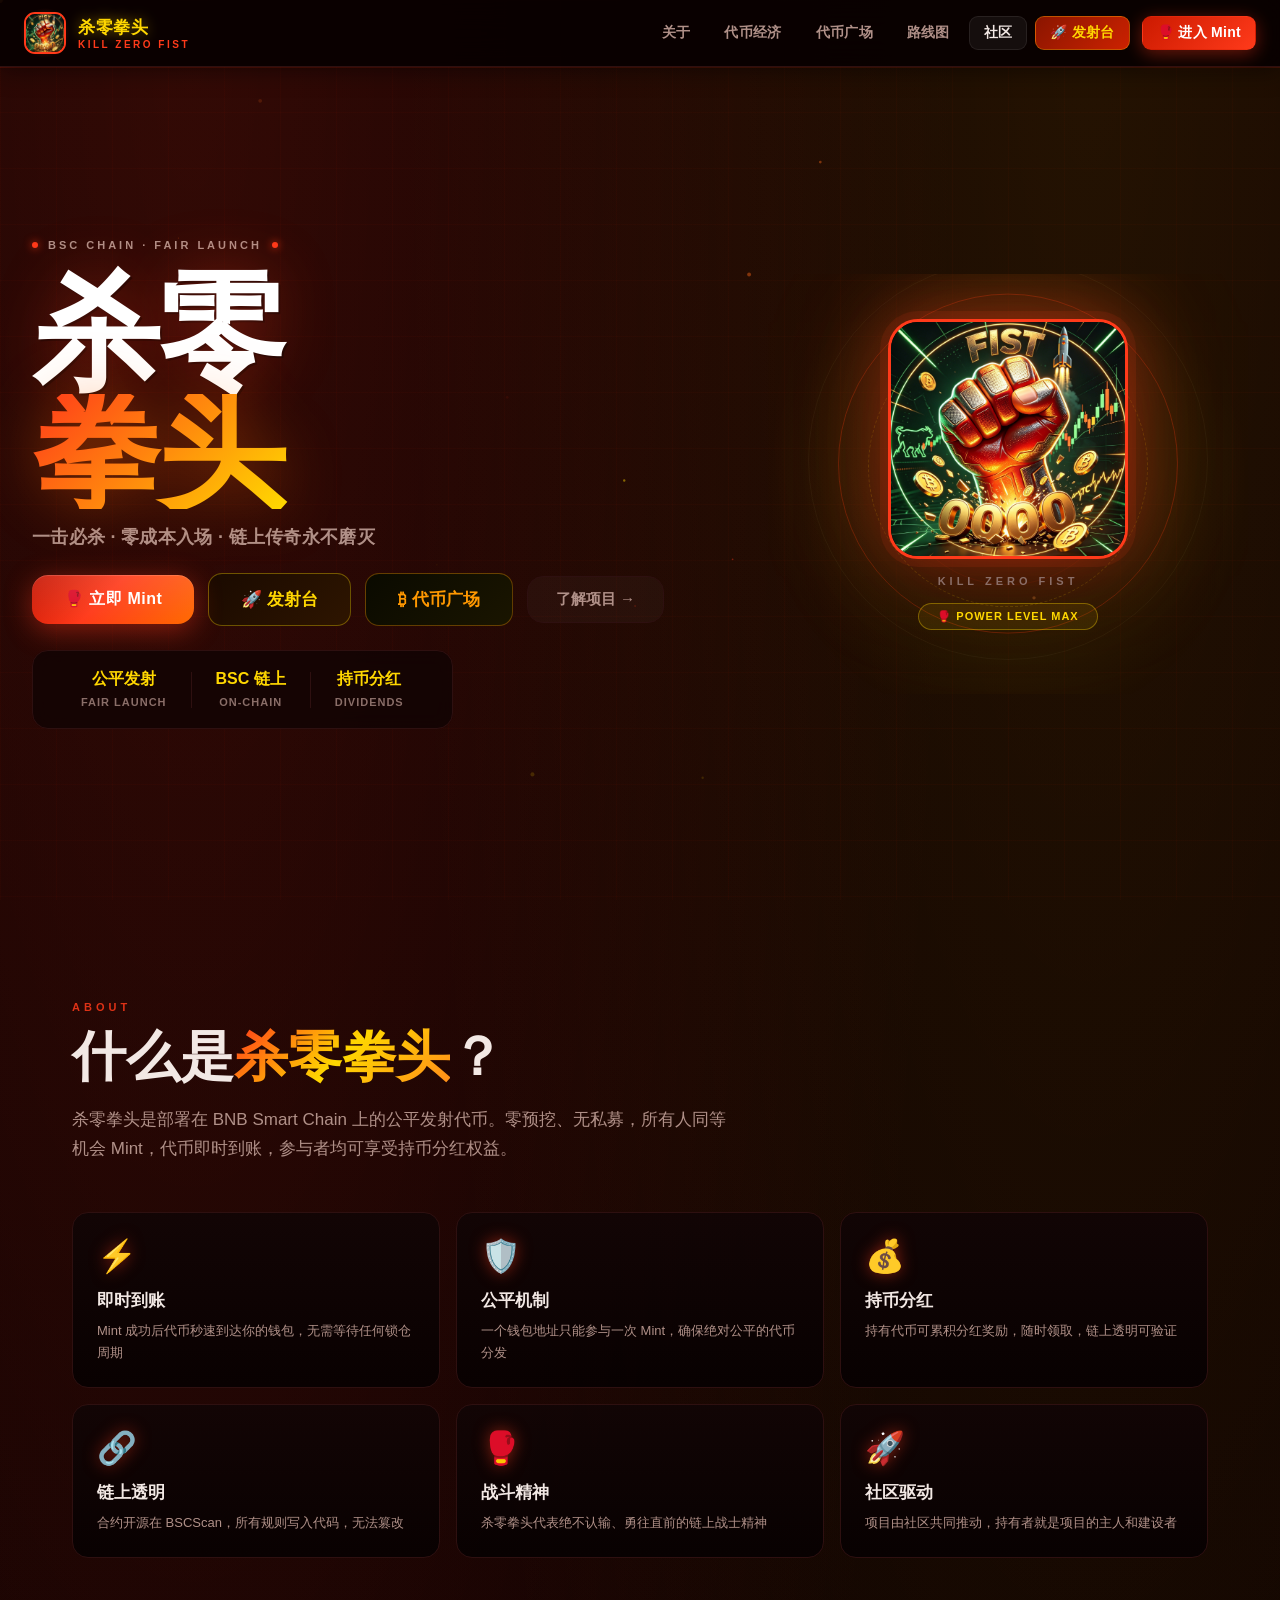
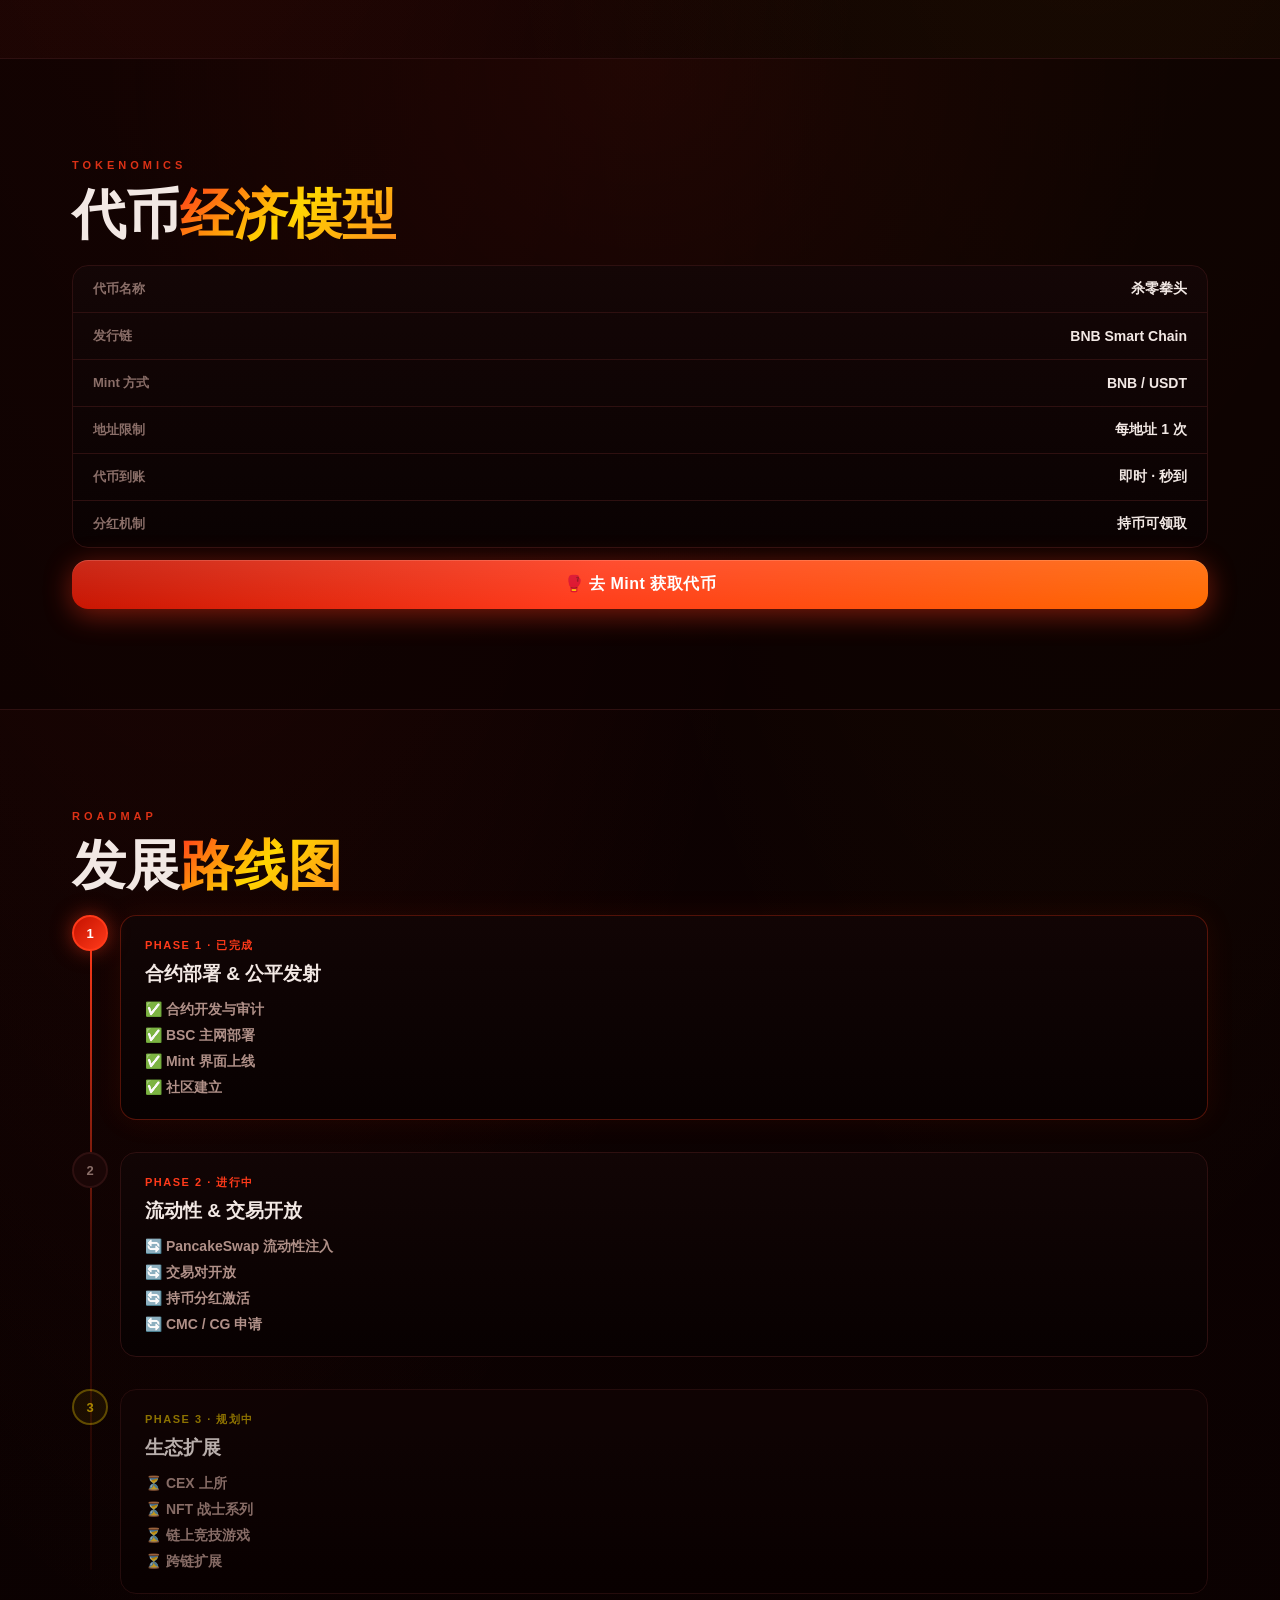
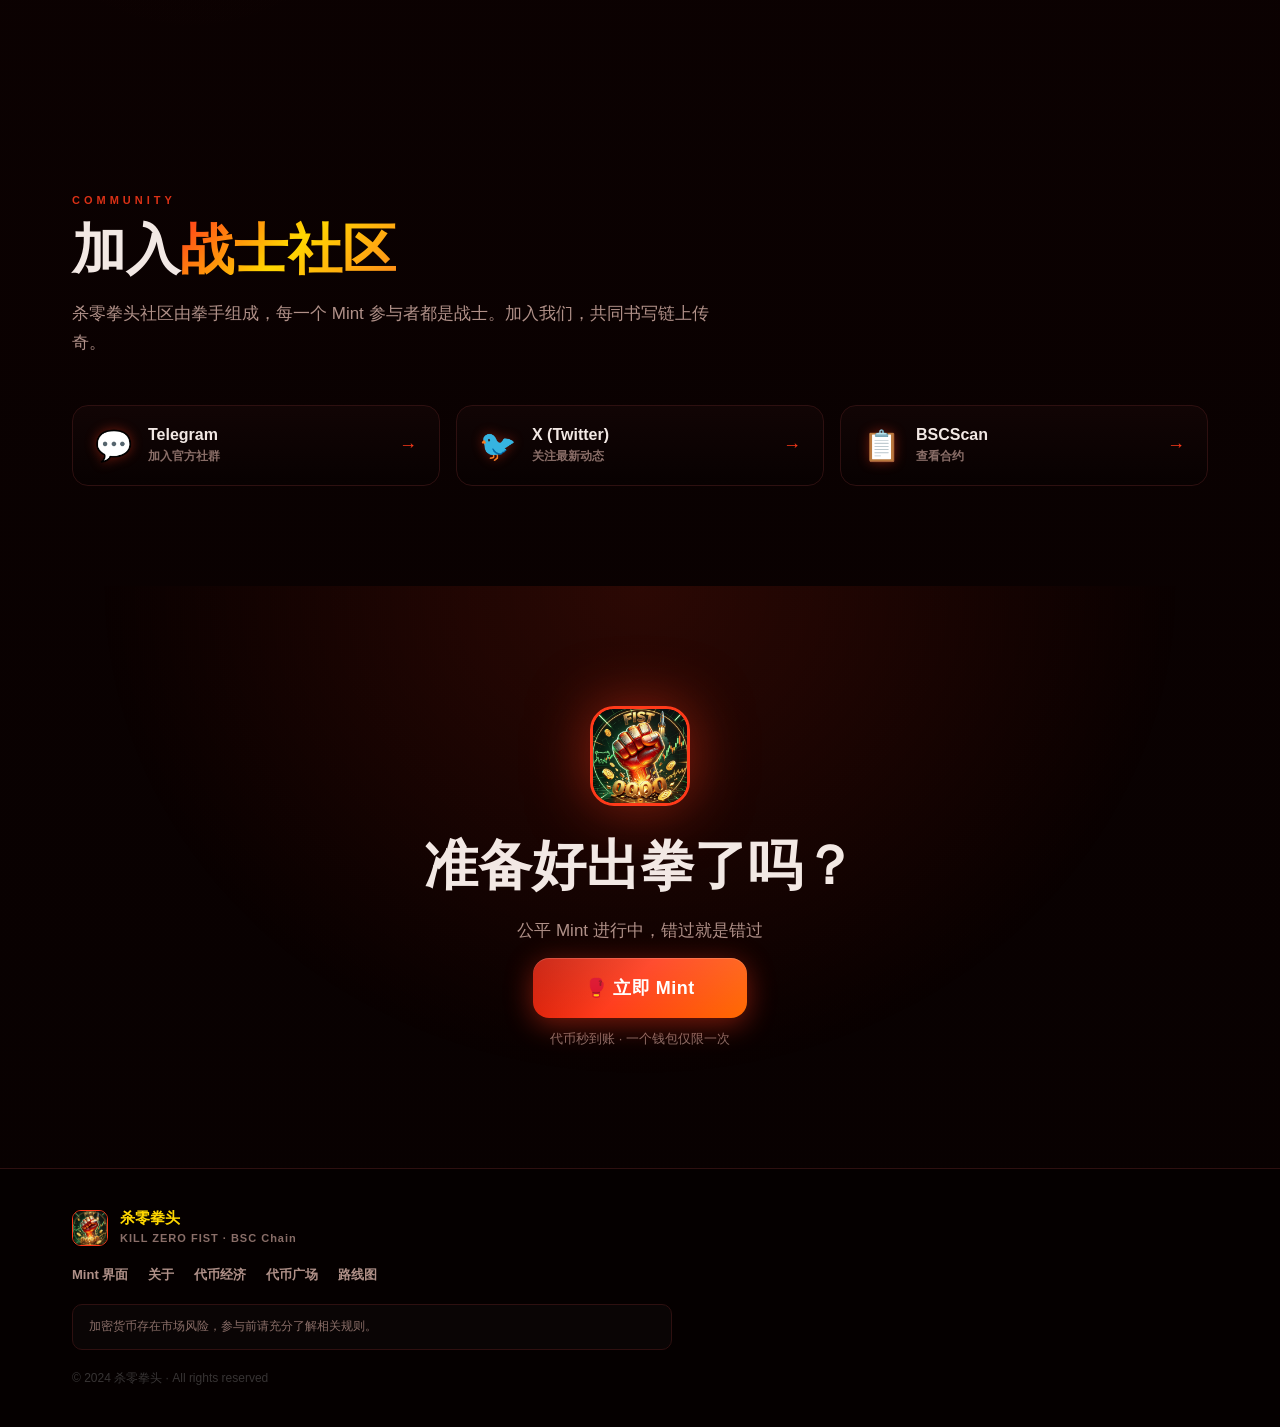
<file: index.html>
<!doctype html>
<html lang="zh-CN">
  <head>
    <meta charset="utf-8" />
    <meta name="viewport" content="width=device-width, initial-scale=1" />
    <title>杀零拳头 · 官网</title>
    <link rel="stylesheet" href="./index.css" />
  </head>
  <body>
    <canvas id="bgCanvas"></canvas>

    <!-- 导航 -->
    <header class="site-nav">
      <div class="nav-inner">
        <div class="brand">
          <div class="brand-logo">
            <img src="./touxiao.png" alt="杀零拳头" />
            <div class="logo-ring"></div>
          </div>
          <div class="brand-info">
            <strong>杀零拳头</strong>
            <span>KILL ZERO FIST</span>
          </div>
        </div>
        <nav class="main-nav">
          <a href="#about">关于</a>
          <a href="#tokenomics">代币经济</a>
          <a href="./token-plaza.html">代币广场</a>
          <a href="#roadmap">路线图</a>
          <a href="#community">社区</a>
          <a href="./launchpad.html" class="launch-nav-btn">🚀 发射台</a>
          <a href="./mint.html?contract=0xE628bdB19c744f2225d2D18f78f050265e600000" class="mint-nav-btn">🥊 进入 Mint</a>
        </nav>
        <button class="hamburger" id="hamburger" aria-label="菜单">
          <span></span><span></span><span></span>
        </button>
      </div>
    </header>

    <!-- 移动端菜单（保留备用） -->
    <div class="mobile-menu" id="mobileMenu">
      <a href="#about" onclick="closeMobile()">关于</a>
      <a href="#tokenomics" onclick="closeMobile()">代币经济</a>
      <a href="./token-plaza.html" onclick="closeMobile()">₿ 代币广场</a>
      <a href="#roadmap" onclick="closeMobile()">路线图</a>
      <a href="#community" onclick="closeMobile()">社区</a>
      <a href="./launchpad.html" class="mobile-launch-btn">🚀 发射台</a>
      <a href="./mint.html?contract=0xE628bdB19c744f2225d2D18f78f050265e600000" class="mobile-mint-btn">🥊 进入 Mint</a>
    </div>

    <!-- 手机端底部固定导航 -->
    <nav class="bottom-tab-nav" id="bottomTabNav">
      <a href="./index.html" class="btn-item">
        <span class="btn-ico">🏠</span>
        <span class="btn-txt">官网</span>
      </a>
      <a href="./token-plaza.html" class="btn-item btn-plaza active">
        ₿
        <span class="btn-txt">广场</span>
      </a>
      <a href="./launchpad.html" class="btn-item btn-launch">
        <span class="btn-ico">🚀</span>
        <span class="btn-txt">发射台</span>
      </a>
      <a href="./mint.html?contract=0xE628bdB19c744f2225d2D18f78f050265e600000" class="btn-item btn-mint">
        <span class="btn-ico">🥊</span>
        <span class="btn-txt">Mint</span>
      </a>
    </nav>

    <main>

      <!-- Hero 英雄区 -->
      <section class="hero">
        <div class="hero-content">
          <div class="hero-eyebrow">
            <span class="dot"></span>
            BSC CHAIN · FAIR LAUNCH
            <span class="dot"></span>
          </div>
          <h1 class="hero-h1">
            <span class="h1-line1">杀零</span>
            <span class="h1-line2">拳头</span>
          </h1>
          <p class="hero-tagline">一击必杀 · 零成本入场 · 链上传奇永不磨灭</p>
          <div class="hero-cta">
            <a href="./mint.html?contract=0xE628bdB19c744f2225d2D18f78f050265e600000" class="btn-primary">
              🥊 立即 Mint
            </a>
            <a href="./launchpad.html" class="btn-launch-hero">🚀 发射台</a>
            <a href="./token-plaza.html" class="btn-plaza-hero">₿ 代币广场</a>
            <a href="#about" class="btn-ghost">了解项目 →</a>
          </div>
          <div class="hero-stats">
            <div class="hstat">
              <strong>公平发射</strong>
              <span>Fair Launch</span>
            </div>
            <div class="hstat-divider"></div>
            <div class="hstat">
              <strong>BSC 链上</strong>
              <span>On-chain</span>
            </div>
            <div class="hstat-divider"></div>
            <div class="hstat">
              <strong>持币分红</strong>
              <span>Dividends</span>
            </div>
          </div>
        </div>
        <div class="hero-visual">
          <div class="glow-bg"></div>
          <div class="hero-avatar-wrap">
            <div class="ha-rings">
              <div class="ha-ring r1"></div>
              <div class="ha-ring r2"></div>
              <div class="ha-ring r3"></div>
              <div class="ha-ring r4"></div>
            </div>
            <div class="ha-frame">
              <img src="./touxiao.png" alt="杀零拳头" />
            </div>
            <div class="ha-label">KILL ZERO FIST</div>
            <div class="ha-badge">🥊 POWER LEVEL MAX</div>
          </div>
        </div>
      </section>

      <!-- 关于项目 -->
      <section class="about-section section" id="about">
        <div class="section-inner">
          <div class="section-label">ABOUT</div>
          <h2 class="section-h2">什么是<span>杀零拳头</span>？</h2>
          <p class="section-desc">杀零拳头是部署在 BNB Smart Chain 上的公平发射代币。零预挖、无私募，所有人同等机会 Mint，代币即时到账，参与者均可享受持币分红权益。</p>
          <div class="feature-grid">
            <div class="feature-card">
              <div class="fc-icon">⚡</div>
              <h3>即时到账</h3>
              <p>Mint 成功后代币秒速到达你的钱包，无需等待任何锁仓周期</p>
            </div>
            <div class="feature-card">
              <div class="fc-icon">🛡️</div>
              <h3>公平机制</h3>
              <p>一个钱包地址只能参与一次 Mint，确保绝对公平的代币分发</p>
            </div>
            <div class="feature-card">
              <div class="fc-icon">💰</div>
              <h3>持币分红</h3>
              <p>持有代币可累积分红奖励，随时领取，链上透明可验证</p>
            </div>
            <div class="feature-card">
              <div class="fc-icon">🔗</div>
              <h3>链上透明</h3>
              <p>合约开源在 BSCScan，所有规则写入代码，无法篡改</p>
            </div>
            <div class="feature-card">
              <div class="fc-icon">🥊</div>
              <h3>战斗精神</h3>
              <p>杀零拳头代表绝不认输、勇往直前的链上战士精神</p>
            </div>
            <div class="feature-card">
              <div class="fc-icon">🚀</div>
              <h3>社区驱动</h3>
              <p>项目由社区共同推动，持有者就是项目的主人和建设者</p>
            </div>
          </div>
        </div>
      </section>

      <!-- 代币经济 -->
      <section class="token-section section" id="tokenomics">
        <div class="section-inner">
          <div class="section-label">TOKENOMICS</div>
          <h2 class="section-h2">代币<span>经济模型</span></h2>
          <div class="token-layout">
            <div class="token-info">
              <div class="token-detail-card">
                <div class="tdc-row">
                  <span>代币名称</span>
                  <strong>杀零拳头</strong>
                </div>
                <div class="tdc-row">
                  <span>发行链</span>
                  <strong>BNB Smart Chain</strong>
                </div>
                <div class="tdc-row">
                  <span>Mint 方式</span>
                  <strong>BNB / USDT</strong>
                </div>
                <div class="tdc-row">
                  <span>地址限制</span>
                  <strong>每地址 1 次</strong>
                </div>
                <div class="tdc-row">
                  <span>代币到账</span>
                  <strong>即时 · 秒到</strong>
                </div>
                <div class="tdc-row">
                  <span>分红机制</span>
                  <strong>持币可领取</strong>
                </div>
              </div>
              <a href="./mint.html?contract=0xE628bdB19c744f2225d2D18f78f050265e600000" class="btn-primary full-btn">🥊 去 Mint 获取代币</a>
            </div>
          </div>
        </div>
      </section>

      <!-- 路线图 -->
      <section class="roadmap-section section" id="roadmap">
        <div class="section-inner">
          <div class="section-label">ROADMAP</div>
          <h2 class="section-h2">发展<span>路线图</span></h2>
          <div class="roadmap-timeline">
            <div class="timeline-line"></div>
            <div class="rm-item active">
              <div class="rm-dot active-dot">
                <span>1</span>
              </div>
              <div class="rm-card">
                <div class="rm-phase">Phase 1 · 已完成</div>
                <h3>合约部署 &amp; 公平发射</h3>
                <ul>
                  <li>✅ 合约开发与审计</li>
                  <li>✅ BSC 主网部署</li>
                  <li>✅ Mint 界面上线</li>
                  <li>✅ 社区建立</li>
                </ul>
              </div>
            </div>
            <div class="rm-item">
              <div class="rm-dot">
                <span>2</span>
              </div>
              <div class="rm-card">
                <div class="rm-phase">Phase 2 · 进行中</div>
                <h3>流动性 &amp; 交易开放</h3>
                <ul>
                  <li>🔄 PancakeSwap 流动性注入</li>
                  <li>🔄 交易对开放</li>
                  <li>🔄 持币分红激活</li>
                  <li>🔄 CMC / CG 申请</li>
                </ul>
              </div>
            </div>
            <div class="rm-item future">
              <div class="rm-dot future-dot">
                <span>3</span>
              </div>
              <div class="rm-card">
                <div class="rm-phase">Phase 3 · 规划中</div>
                <h3>生态扩展</h3>
                <ul>
                  <li>⏳ CEX 上所</li>
                  <li>⏳ NFT 战士系列</li>
                  <li>⏳ 链上竞技游戏</li>
                  <li>⏳ 跨链扩展</li>
                </ul>
              </div>
            </div>
          </div>
        </div>
      </section>

      <!-- 社区 -->
      <section class="community-section section" id="community">
        <div class="section-inner">
          <div class="section-label">COMMUNITY</div>
          <h2 class="section-h2">加入<span>战士社区</span></h2>
          <p class="section-desc">杀零拳头社区由拳手组成，每一个 Mint 参与者都是战士。加入我们，共同书写链上传奇。</p>
          <div class="community-cards">
            <a href="#" class="comm-card">
              <div class="comm-icon">💬</div>
              <div class="comm-info">
                <strong>Telegram</strong>
                <span>加入官方社群</span>
              </div>
              <div class="comm-arrow">→</div>
            </a>
            <a href="#" class="comm-card">
              <div class="comm-icon">🐦</div>
              <div class="comm-info">
                <strong>X (Twitter)</strong>
                <span>关注最新动态</span>
              </div>
              <div class="comm-arrow">→</div>
            </a>
            <a href="#" class="comm-card">
              <div class="comm-icon">📋</div>
              <div class="comm-info">
                <strong>BSCScan</strong>
                <span>查看合约</span>
              </div>
              <div class="comm-arrow">→</div>
            </a>
          </div>
        </div>
      </section>

      <!-- CTA 结尾 -->
      <section class="final-cta">
        <div class="fcta-inner">
          <div class="fcta-avatar">
            <img src="./touxiao.png" alt="杀零拳头" />
          </div>
          <h2>准备好出拳了吗？</h2>
          <p>公平 Mint 进行中，错过就是错过</p>
          <a href="./mint.html?contract=0xE628bdB19c744f2225d2D18f78f050265e600000" class="btn-primary large-btn">🥊 立即 Mint</a>
          <div class="fcta-note">代币秒到账 · 一个钱包仅限一次</div>
        </div>
      </section>

    </main>

    <!-- 页脚 -->
    <footer class="site-footer">
      <div class="footer-inner">
        <div class="footer-brand">
          <img src="./touxiao.png" alt="杀零拳头" />
          <div>
            <strong>杀零拳头</strong>
            <span>KILL ZERO FIST · BSC Chain</span>
          </div>
        </div>
        <div class="footer-links">
          <a href="./mint.html?contract=0xE628bdB19c744f2225d2D18f78f050265e600000">Mint 界面</a>
          <a href="#about">关于</a>
          <a href="#tokenomics">代币经济</a>
          <a href="#plaza">代币广场</a>
          <a href="#roadmap">路线图</a>
        </div>
        <div class="footer-disclaimer">
          加密货币存在市场风险，参与前请充分了解相关规则。
        </div>
        <div class="footer-copy">© 2024 杀零拳头 · All rights reserved</div>
      </div>
    </footer>

    <script>
      // 背景粒子
      (function() {
        const canvas = document.getElementById('bgCanvas');
        const ctx = canvas.getContext('2d');
        let w, h, particles = [];

        function resize() {
          w = canvas.width = window.innerWidth;
          h = canvas.height = window.innerHeight;
        }

        function mkParticle() {
          return {
            x: Math.random() * w, y: Math.random() * h,
            vx: (Math.random() - 0.5) * 0.35,
            vy: (Math.random() - 0.5) * 0.35,
            size: Math.random() * 1.8 + 0.4,
            opacity: Math.random() * 0.45 + 0.05,
            color: ['#ff3a1a','#ffd700','#ff6b1a','#ff9a40'][Math.floor(Math.random()*4)]
          };
        }

        resize();
        for (let i = 0; i < 100; i++) particles.push(mkParticle());

        function draw() {
          ctx.clearRect(0, 0, w, h);
          particles.forEach(p => {
            ctx.beginPath();
            ctx.arc(p.x, p.y, p.size, 0, Math.PI * 2);
            ctx.fillStyle = p.color;
            ctx.globalAlpha = p.opacity;
            ctx.fill();
            p.x += p.vx; p.y += p.vy;
            if (p.x < 0 || p.x > w || p.y < 0 || p.y > h) Object.assign(p, mkParticle());
          });
          ctx.globalAlpha = 1;
          requestAnimationFrame(draw);
        }

        draw();
        window.addEventListener('resize', resize);
      })();

      // 汉堡菜单
      const hamburger = document.getElementById('hamburger');
      const mobileMenu = document.getElementById('mobileMenu');
      hamburger.addEventListener('click', () => {
        hamburger.classList.toggle('open');
        mobileMenu.classList.toggle('open');
      });
      function closeMobile() {
        hamburger.classList.remove('open');
        mobileMenu.classList.remove('open');
      }

      // 平滑滚动导航高亮（顶部导航 + 底部导航）
      const navLinks = document.querySelectorAll('.main-nav a:not(.mint-nav-btn)');
      const bottomItems = document.querySelectorAll('.btn-item[data-target]');
      const sections = document.querySelectorAll('section[id]');
      const observer = new IntersectionObserver((entries) => {
        entries.forEach(e => {
          if (e.isIntersecting) {
            const id = '#' + e.target.id;
            navLinks.forEach(l => {
              l.classList.toggle('active', l.getAttribute('href') === id);
            });
            bottomItems.forEach(l => {
              l.classList.toggle('active', l.getAttribute('data-target') === e.target.id);
            });
          }
        });
      }, { threshold: 0.4 });
      sections.forEach(s => observer.observe(s));
    </script>
  </body>
</html>
</file>
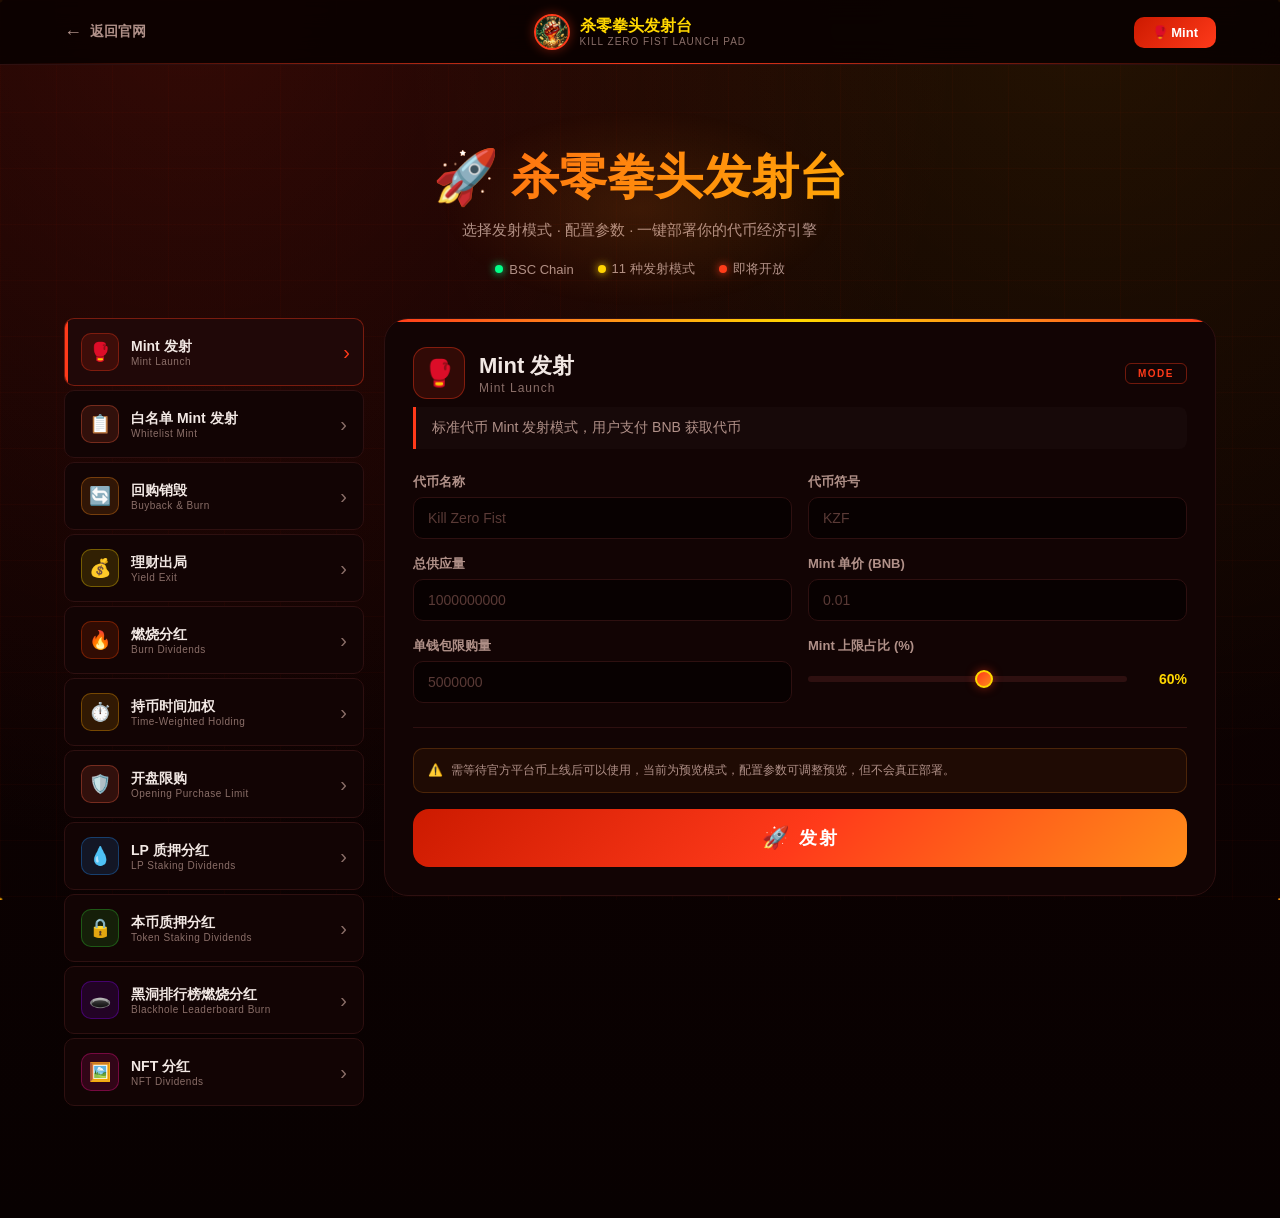
<file: launchpad.html>
<!doctype html>
<html lang="zh-CN">
  <head>
    <meta charset="utf-8" />
    <meta name="viewport" content="width=device-width, initial-scale=1" />
    <title>杀零拳头 · 杀零拳头发射台</title>
    <link rel="stylesheet" href="./launchpad.css" />
  </head>
  <body>
    <canvas id="bgCanvas"></canvas>

    <!-- 顶部导航 -->
    <header class="lp-nav">
      <div class="lp-nav-inner">
        <a href="./index.html" class="lp-back">
          <span class="lp-back-arrow">←</span>
          <span>返回官网</span>
        </a>
        <div class="lp-brand">
          <img src="./touxiao.png" alt="杀零拳头" class="lp-brand-logo" />
          <div class="lp-brand-text">
            <strong>杀零拳头发射台</strong>
            <span>KILL ZERO FIST LAUNCH PAD</span>
          </div>
        </div>
        <a href="./mint.html?contract=0xE628bdB19c744f2225d2D18f78f050265e600000" class="lp-mint-link">🥊 Mint</a>
      </div>
    </header>

    <!-- 手机端底部导航 -->
    <nav class="bottom-tab-nav">
      <a href="./index.html" class="btn-item">
        <span class="btn-ico">🏠</span>
        <span class="btn-txt">官网</span>
      </a>
      <a href="./launchpad.html" class="btn-item btn-launch active">
        <span class="btn-ico">🚀</span>
        <span class="btn-txt">发射台</span>
      </a>
      <a href="./mint.html?contract=0xE628bdB19c744f2225d2D18f78f050265e600000" class="btn-item btn-mint">
        <span class="btn-ico">🥊</span>
        <span class="btn-txt">Mint</span>
      </a>
    </nav>

    <main class="lp-main">

      <!-- 页面标题 -->
      <div class="lp-header">
        <div class="lp-header-glow"></div>
        <h1 class="lp-title">
          <span class="lp-title-icon">🚀</span>
          <span>杀零拳头发射台</span>
        </h1>
        <p class="lp-subtitle">选择发射模式 · 配置参数 · 一键部署你的代币经济引擎</p>
        <div class="lp-status-bar">
          <div class="lp-status-item">
            <span class="lp-dot lp-dot-live"></span>
            <span>BSC Chain</span>
          </div>
          <div class="lp-status-item">
            <span class="lp-dot lp-dot-gold"></span>
            <span>11 种发射模式</span>
          </div>
          <div class="lp-status-item">
            <span class="lp-dot lp-dot-red"></span>
            <span>即将开放</span>
          </div>
        </div>
      </div>

      <!-- 主体布局：左模式列表 + 右配置面板 -->
      <div class="lp-layout">

        <!-- 左侧模式选择 -->
        <aside class="lp-modes" id="modesList">
          <!-- JS 动态生成 -->
        </aside>

        <!-- 右侧配置面板 -->
        <section class="lp-config" id="configPanel">
          <!-- JS 动态生成 -->
        </section>

      </div>

    </main>

    <!-- 发射确认弹窗 -->
    <div class="lp-modal-overlay" id="modalOverlay">
      <div class="lp-modal">
        <div class="lp-modal-icon">🚧</div>
        <h3 class="lp-modal-title">发射功能即将开放</h3>
        <p class="lp-modal-desc" id="modalDesc"></p>
        <div class="lp-modal-config" id="modalConfig"></div>
        <button class="lp-modal-close" onclick="closeModal()">知道了</button>
      </div>
    </div>

    <script>
      // ─── 发射模式定义 ───
      const MODES = [
        {
          id: "mint",
          icon: "🥊",
          name: "Mint 发射",
          en: "Mint Launch",
          desc: "标准代币 Mint 发射模式，用户支付 BNB 获取代币",
          color: "#ff3a1a",
          fields: [
            { key: "tokenName", label: "代币名称", type: "text", placeholder: "Kill Zero Fist", value: "" },
            { key: "tokenSymbol", label: "代币符号", type: "text", placeholder: "KZF", value: "" },
            { key: "totalSupply", label: "总供应量", type: "number", placeholder: "1000000000", value: "" },
            { key: "mintPrice", label: "Mint 单价 (BNB)", type: "number", placeholder: "0.01", step: "0.0001", value: "" },
            { key: "maxPerWallet", label: "单钱包限购量", type: "number", placeholder: "5000000", value: "" },
            { key: "mintCap", label: "Mint 上限占比 (%)", type: "range", min: 10, max: 100, step: 5, value: 60 },
          ]
        },
        {
          id: "whitelist",
          icon: "📋",
          name: "白名单 Mint 发射",
          en: "Whitelist Mint",
          desc: "仅白名单地址可参与 Mint，支持批量导入白名单",
          color: "#ff6040",
          fields: [
            { key: "tokenName", label: "代币名称", type: "text", placeholder: "Kill Zero Fist", value: "" },
            { key: "tokenSymbol", label: "代币符号", type: "text", placeholder: "KZF", value: "" },
            { key: "totalSupply", label: "总供应量", type: "number", placeholder: "1000000000", value: "" },
            { key: "wlPrice", label: "白名单 Mint 价 (BNB)", type: "number", placeholder: "0.005", step: "0.0001", value: "" },
            { key: "maxPerWl", label: "白名单单人限购", type: "number", placeholder: "1000000", value: "" },
            { key: "wlAllocPct", label: "白名单分配占比 (%)", type: "range", min: 5, max: 80, step: 5, value: 30 },
            { key: "wlAddresses", label: "白名单地址 (每行一个)", type: "textarea", placeholder: "0x1234...\n0x5678...\n0xabcd...", value: "" },
          ]
        },
        {
          id: "buyback",
          icon: "🔄",
          name: "回购销毁",
          en: "Buyback & Burn",
          desc: "用合约收入自动回购代币并销毁，通缩机制",
          color: "#ff8c1a",
          fields: [
            { key: "tokenAddr", label: "代币合约地址", type: "text", placeholder: "0x...", value: "" },
            { key: "buybackPct", label: "回购比例 (%)", type: "range", min: 1, max: 50, step: 1, value: 10 },
            { key: "buybackFreq", label: "回购频率", type: "select", options: ["每笔交易", "每小时", "每4小时", "每天", "每周"], value: "每4小时" },
            { key: "buybackSource", label: "回购资金来源", type: "select", options: ["交易税", "合约余额", "LP 手续费分成", "自定义"], value: "交易税" },
            { key: "autoBurn", label: "自动销毁回购代币", type: "toggle", value: true },
            { key: "burnAddr", label: "销毁地址", type: "text", placeholder: "0x000...000 (dead)", value: "0x000000000000000000000000000000000000dead" },
          ]
        },
        {
          id: "yield",
          icon: "💰",
          name: "理财出局",
          en: "Yield Exit",
          desc: "理财质押到期自动出局，本金+收益一次性返还",
          color: "#ffd700",
          fields: [
            { key: "tokenAddr", label: "代币合约地址", type: "text", placeholder: "0x...", value: "" },
            { key: "apy", label: "年化收益率 (%)", type: "number", placeholder: "120", step: "1", value: "" },
            { key: "lockPeriod", label: "锁仓周期 (天)", type: "number", placeholder: "30", value: "" },
            { key: "minStake", label: "最低质押量", type: "number", placeholder: "10000", value: "" },
            { key: "maxStake", label: "最高质押量", type: "number", placeholder: "10000000", value: "" },
            { key: "earlyExit", label: "允许提前出局", type: "toggle", value: false },
            { key: "earlyExitPenalty", label: "提前出局罚金 (%)", type: "range", min: 0, max: 50, step: 5, value: 20 },
          ]
        },
        {
          id: "burnDiv",
          icon: "🔥",
          name: "燃烧分红",
          en: "Burn Dividends",
          desc: "燃烧代币获取分红资格，燃烧越多分红越多",
          color: "#ff4500",
          fields: [
            { key: "tokenAddr", label: "代币合约地址", type: "text", placeholder: "0x...", value: "" },
            { key: "divToken", label: "分红代币地址", type: "text", placeholder: "0x... (USDT/BNB等)", value: "" },
            { key: "minBurn", label: "最低燃烧量", type: "number", placeholder: "10000", value: "" },
            { key: "divFreq", label: "分红频率", type: "select", options: ["每天", "每周", "每月", "每笔交易"], value: "每周" },
            { key: "divRatio", label: "分红分配比例 (%)", type: "range", min: 10, max: 100, step: 5, value: 80 },
            { key: "snapshotMode", label: "快照模式", type: "select", options: ["实时快照", "周期快照", "累积燃烧量"], value: "累积燃烧量" },
          ]
        },
        {
          id: "timeWeight",
          icon: "⏱️",
          name: "持币时间加权",
          en: "Time-Weighted Holding",
          desc: "持币时间越长，权重越高，分红收益按时间加权分配",
          color: "#ffa500",
          fields: [
            { key: "tokenAddr", label: "代币合约地址", type: "text", placeholder: "0x...", value: "" },
            { key: "weightCurve", label: "权重增长曲线", type: "select", options: ["线性增长", "指数增长", "阶梯式增长", "对数增长"], value: "线性增长" },
            { key: "maxWeight", label: "最大权重倍数", type: "number", placeholder: "5", step: "0.5", value: "" },
            { key: "maxWeightDays", label: "达到最大权重天数", type: "number", placeholder: "90", value: "" },
            { key: "divToken", label: "分红代币地址", type: "text", placeholder: "0x...", value: "" },
            { key: "divFreq", label: "分红频率", type: "select", options: ["每天", "每周", "每月"], value: "每周" },
          ]
        },
        {
          id: "limitBuy",
          icon: "🛡️",
          name: "开盘限购",
          en: "Opening Purchase Limit",
          desc: "开盘期间限制单笔购买量和单钱包购买量，防巨鲸控盘",
          color: "#ff6347",
          fields: [
            { key: "tokenAddr", label: "代币合约地址", type: "text", placeholder: "0x...", value: "" },
            { key: "limitDuration", label: "限购持续时间 (分钟)", type: "number", placeholder: "30", value: "" },
            { key: "maxTxAmount", label: "单笔最大购买量 (BNB)", type: "number", placeholder: "0.5", step: "0.1", value: "" },
            { key: "maxPerWallet", label: "单钱包最大购买量 (BNB)", type: "number", placeholder: "1", step: "0.1", value: "" },
            { key: "antiBot", label: "反机器人检测", type: "toggle", value: true },
            { key: "blockDelay", label: "区块延迟确认数", type: "range", min: 0, max: 10, step: 1, value: 2 },
          ]
        },
        {
          id: "lpStake",
          icon: "💧",
          name: "LP 质押分红",
          en: "LP Staking Dividends",
          desc: "质押 LP 代币赚取分红收益，激励流动性提供者",
          color: "#1e90ff",
          fields: [
            { key: "lpAddr", label: "LP 代币地址", type: "text", placeholder: "0x...", value: "" },
            { key: "rewardToken", label: "奖励代币地址", type: "text", placeholder: "0x...", value: "" },
            { key: "apr", label: "年化收益率 (%)", type: "number", placeholder: "80", step: "1", value: "" },
            { key: "lockPeriod", label: "锁仓周期 (天)", type: "number", placeholder: "7", value: "" },
            { key: "rewardPool", label: "奖励池总量", type: "number", placeholder: "50000000", value: "" },
            { key: "earlyUnstake", label: "允许提前解除质押", type: "toggle", value: false },
            { key: "penaltyPct", label: "提前解除罚金 (%)", type: "range", min: 0, max: 50, step: 5, value: 15 },
          ]
        },
        {
          id: "tokenStake",
          icon: "🔒",
          name: "本币质押分红",
          en: "Token Staking Dividends",
          desc: "质押项目本币获取分红，锁仓减少流通量",
          color: "#32cd32",
          fields: [
            { key: "tokenAddr", label: "代币合约地址", type: "text", placeholder: "0x...", value: "" },
            { key: "divToken", label: "分红代币地址", type: "text", placeholder: "0x... (USDT/BNB等)", value: "" },
            { key: "apr", label: "年化收益率 (%)", type: "number", placeholder: "60", step: "1", value: "" },
            { key: "minStake", label: "最低质押量", type: "number", placeholder: "10000", value: "" },
            { key: "lockPeriod", label: "锁仓周期 (天)", type: "number", placeholder: "14", value: "" },
            { key: "divFreq", label: "分红频率", type: "select", options: ["每天", "每周", "每月"], value: "每周" },
            { key: "compound", label: "自动复利", type: "toggle", value: false },
          ]
        },
        {
          id: "blackhole",
          icon: "🕳️",
          name: "黑洞排行榜燃烧分红",
          en: "Blackhole Leaderboard Burn",
          desc: "燃烧代币上排行榜，按燃烧量排名分配分红奖励",
          color: "#8b00ff",
          fields: [
            { key: "tokenAddr", label: "代币合约地址", type: "text", placeholder: "0x...", value: "" },
            { key: "divToken", label: "分红代币地址", type: "text", placeholder: "0x...", value: "" },
            { key: "leaderboardSize", label: "排行榜名额", type: "number", placeholder: "100", value: "" },
            { key: "minBurn", label: "上榜最低燃烧量", type: "number", placeholder: "50000", value: "" },
            { key: "distMode", label: "分红分配模式", type: "select", options: ["按比例分配", "固定梯度分配", "排名权重分配"], value: "按比例分配" },
            { key: "divFreq", label: "结算周期", type: "select", options: ["每天", "每周", "每月"], value: "每周" },
            { key: "bonusTop", label: "TOP3 额外奖励 (%)", type: "range", min: 0, max: 50, step: 5, value: 15 },
          ]
        },
        {
          id: "nftDiv",
          icon: "🖼️",
          name: "NFT 分红",
          en: "NFT Dividends",
          desc: "持有指定 NFT 即可参与分红，NFT 等级决定分红权重",
          color: "#ff1493",
          fields: [
            { key: "nftAddr", label: "NFT 合约地址", type: "text", placeholder: "0x...", value: "" },
            { key: "divToken", label: "分红代币地址", type: "text", placeholder: "0x...", value: "" },
            { key: "divPool", label: "分红池总量", type: "number", placeholder: "100000", value: "" },
            { key: "tierMode", label: "等级权重模式", type: "select", options: ["单一级别", "三级权重", "五级权重", "稀有度权重"], value: "三级权重" },
            { key: "divFreq", label: "分红频率", type: "select", options: ["每天", "每周", "每月"], value: "每周" },
            { key: "requireHolding", label: "需持续持有 NFT", type: "toggle", value: true },
            { key: "minHoldDays", label: "最低持有天数", type: "number", placeholder: "7", value: "" },
          ]
        },
      ];

      let currentMode = MODES[0].id;

      // ─── 渲染左侧模式列表 ───
      function renderModes() {
        const el = document.getElementById("modesList");
        el.innerHTML = MODES.map(m => `
          <button class="lp-mode-item ${m.id === currentMode ? 'active' : ''}" data-mode="${m.id}" onclick="selectMode('${m.id}')">
            <span class="lp-mode-icon" style="background: ${m.color}22; border-color: ${m.color}55;">${m.icon}</span>
            <span class="lp-mode-info">
              <span class="lp-mode-name">${m.name}</span>
              <span class="lp-mode-en">${m.en}</span>
            </span>
            <span class="lp-mode-arrow">›</span>
          </button>
        `).join("");
      }

      // ─── 渲染右侧配置面板 ───
      function renderConfig() {
        const mode = MODES.find(m => m.id === currentMode);
        const el = document.getElementById("configPanel");

        const fieldsHtml = mode.fields.map(f => {
          let input = "";
          if (f.type === "text") {
            input = `<input type="text" class="lp-input" placeholder="${f.placeholder || ''}" value="${f.value || ''}" />`;
          } else if (f.type === "number") {
            input = `<input type="number" class="lp-input" placeholder="${f.placeholder || ''}" ${f.step ? `step="${f.step}"` : ''} value="${f.value || ''}" />`;
          } else if (f.type === "textarea") {
            input = `<textarea class="lp-input lp-textarea" placeholder="${f.placeholder || ''}" rows="5">${f.value || ''}</textarea>`;
          } else if (f.type === "select") {
            input = `<select class="lp-input lp-select">${f.options.map(o => `<option ${o === f.value ? 'selected' : ''}>${o}</option>`).join("")}</select>`;
          } else if (f.type === "range") {
            input = `
              <div class="lp-range-wrap">
                <input type="range" class="lp-range" min="${f.min}" max="${f.max}" step="${f.step}" value="${f.value}" oninput="this.nextElementSibling.textContent = this.value + '%'" />
                <span class="lp-range-val">${f.value}%</span>
              </div>
            `;
          } else if (f.type === "toggle") {
            input = `
              <label class="lp-toggle">
                <input type="checkbox" ${f.value ? 'checked' : ''} />
                <span class="lp-toggle-slider"></span>
              </label>
            `;
          }
          return `
            <div class="lp-field">
              <label class="lp-field-label">${f.label}</label>
              ${input}
            </div>
          `;
        }).join("");

        el.innerHTML = `
          <div class="lp-config-head">
            <div class="lp-config-icon" style="background: ${mode.color}22; border-color: ${mode.color}66;">${mode.icon}</div>
            <div class="lp-config-title-wrap">
              <h2 class="lp-config-title">${mode.name}</h2>
              <p class="lp-config-en">${mode.en}</p>
            </div>
            <div class="lp-config-tag" style="border-color: ${mode.color}66; color: ${mode.color};">MODE</div>
          </div>
          <p class="lp-config-desc">${mode.desc}</p>
          <div class="lp-fields">
            ${fieldsHtml}
          </div>
          <div class="lp-config-foot">
            <div class="lp-warn">
              <span class="lp-warn-icon">⚠️</span>
              <span>需等待官方平台币上线后可以使用，当前为预览模式，配置参数可调整预览，但不会真正部署。</span>
            </div>
            <button class="lp-launch-btn" onclick="tryLaunch('${mode.id}')">
              <span class="lp-launch-icon">🚀</span>
              <span>发射</span>
              <span class="lp-launch-glow"></span>
            </button>
          </div>
        `;
      }

      // ─── 选择模式 ───
      function selectMode(id) {
        currentMode = id;
        renderModes();
        renderConfig();
      }

      // ─── 发射（暂不执行）───
      function tryLaunch(modeId) {
        const mode = MODES.find(m => m.id === modeId);
        const desc = `「${mode.name}」模式即将开放，届时你将能够使用以上配置参数一键部署到 BSC 链上。`;
        document.getElementById("modalDesc").textContent = desc;

        // 收集当前配置
        const configEl = document.getElementById("configPanel");
        const inputs = configEl.querySelectorAll(".lp-input, .lp-range, .lp-toggle input");
        const modeFields = mode.fields;
        let configHtml = '<div class="lp-modal-config-title">当前配置预览：</div>';
        modeFields.forEach((f, i) => {
          let val = "";
          const fieldEl = configEl.querySelectorAll(".lp-field")[i];
          if (f.type === "range") {
            val = fieldEl.querySelector(".lp-range-val").textContent;
          } else if (f.type === "toggle") {
            val = fieldEl.querySelector("input[type=checkbox]").checked ? "✅ 开启" : "❌ 关闭";
          } else if (f.type === "select") {
            val = fieldEl.querySelector("select").value;
          } else {
            val = fieldEl.querySelector("input, textarea").value || "(未填写)";
          }
          configHtml += `<div class="lp-modal-config-row"><span>${f.label}</span><strong>${val}</strong></div>`;
        });
        document.getElementById("modalConfig").innerHTML = configHtml;

        document.getElementById("modalOverlay").classList.add("show");
      }

      function closeModal() {
        document.getElementById("modalOverlay").classList.remove("show");
      }

      // ─── 粒子背景 ───
      function initBg() {
        const canvas = document.getElementById("bgCanvas");
        if (!canvas) return;
        const ctx = canvas.getContext("2d");
        let w, h;
        function resize() { w = canvas.width = innerWidth; h = canvas.height = innerHeight; }
        resize();
        addEventListener("resize", resize);

        const particles = [];
        for (let i = 0; i < 50; i++) {
          particles.push({
            x: Math.random() * w,
            y: Math.random() * h,
            r: Math.random() * 2 + 0.5,
            vx: (Math.random() - 0.5) * 0.3,
            vy: (Math.random() - 0.5) * 0.3,
            color: Math.random() > 0.5 ? "255,58,26" : "255,215,0",
            a: Math.random() * 0.3 + 0.05,
          });
        }

        function loop() {
          ctx.clearRect(0, 0, w, h);
          particles.forEach(p => {
            p.x += p.vx; p.y += p.vy;
            if (p.x < 0) p.x = w; if (p.x > w) p.x = 0;
            if (p.y < 0) p.y = h; if (p.y > h) p.y = 0;
            ctx.beginPath();
            ctx.arc(p.x, p.y, p.r, 0, Math.PI * 2);
            ctx.fillStyle = `rgba(${p.color},${p.a})`;
            ctx.fill();
          });
          requestAnimationFrame(loop);
        }
        loop();
      }

      // ─── 初始化 ───
      renderModes();
      renderConfig();
      initBg();
    </script>
  </body>
</html>
</file>
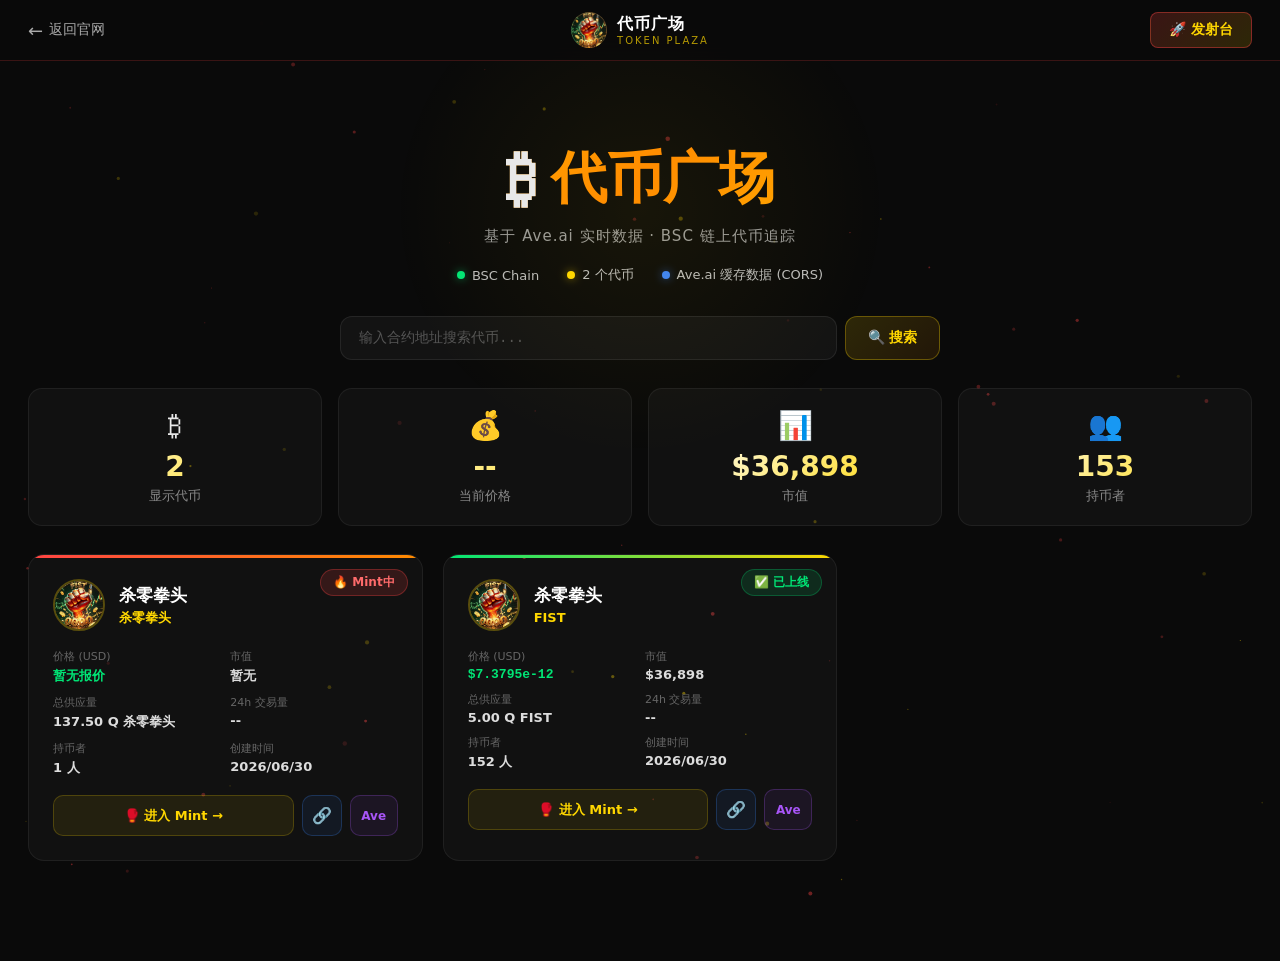
<file: token-plaza.html>
<!doctype html>
<html lang="zh-CN">
  <head>
    <meta charset="utf-8" />
    <meta name="viewport" content="width=device-width, initial-scale=1" />
    <title>杀零拳头 · 代币广场</title>
    <link rel="stylesheet" href="./token-plaza.css" />
  </head>
  <body>
    <canvas id="bgCanvas"></canvas>

    <!-- 顶部导航 -->
    <header class="lp-nav">
      <div class="lp-nav-inner">
        <a href="./index.html" class="lp-back">
          <span class="lp-back-arrow">←</span>
          <span>返回官网</span>
        </a>
        <div class="lp-brand">
          <img src="./touxiao.png" alt="杀零拳头" class="lp-brand-logo" />
          <div class="lp-brand-text">
            <strong>代币广场</strong>
            <span>TOKEN PLAZA</span>
          </div>
        </div>
        <a href="./launchpad.html" class="lp-launch-link">🚀 发射台</a>
      </div>
    </header>

    <!-- 手机端底部导航 -->
    <nav class="bottom-tab-nav">
      <a href="./index.html" class="btn-item">
        <span class="btn-ico">🏠</span>
        <span class="btn-txt">官网</span>
      </a>
      <a href="./token-plaza.html" class="btn-item btn-plaza active">
        <span class="btn-ico">₿</span>
        <span class="btn-txt">广场</span>
      </a>
      <a href="./launchpad.html" class="btn-item btn-launch">
        <span class="btn-ico">🚀</span>
        <span class="btn-txt">发射台</span>
      </a>
      <a href="./mint.html?contract=0xE628bdB19c744f2225d2D18f78f050265e600000" class="btn-item btn-mint">
        <span class="btn-ico">🥊</span>
        <span class="btn-txt">Mint</span>
      </a>
    </nav>

    <main class="tp-main">

      <!-- 页面标题 -->
      <div class="tp-header">
        <div class="tp-header-glow"></div>
        <h1 class="tp-title">
          <span class="tp-title-icon">₿</span>
          <span>代币广场</span>
        </h1>
        <p class="tp-subtitle">基于 Ave.ai 实时数据 · BSC 链上代币追踪</p>
        <div class="tp-status-bar">
          <div class="tp-status-item">
            <span class="tp-dot tp-dot-live"></span>
            <span>BSC Chain</span>
          </div>
          <div class="tp-status-item">
            <span class="tp-dot tp-dot-gold"></span>
            <span id="totalTokenCount">加载中...</span>
          </div>
          <div class="tp-status-item">
            <span class="tp-dot tp-dot-api"></span>
            <span id="apiStatus">Ave.ai 已连接</span>
          </div>
        </div>
      </div>

      <!-- 搜索栏 -->
      <div class="tp-search-bar">
        <input type="text" id="searchInput" placeholder="输入合约地址搜索代币..." />
        <button class="tp-search-btn" onclick="searchByAddress()">🔍 搜索</button>
      </div>

      <!-- 统计卡片 -->
      <div class="tp-stats-row">
        <div class="tp-stat-card">
          <div class="tp-stat-icon">₿</div>
          <div class="tp-stat-val" id="statTotal">--</div>
          <div class="tp-stat-label">显示代币</div>
        </div>
        <div class="tp-stat-card">
          <div class="tp-stat-icon">💰</div>
          <div class="tp-stat-val" id="statPrice">--</div>
          <div class="tp-stat-label">当前价格</div>
        </div>
        <div class="tp-stat-card">
          <div class="tp-stat-icon">📊</div>
          <div class="tp-stat-val" id="statMcap">--</div>
          <div class="tp-stat-label">市值</div>
        </div>
        <div class="tp-stat-card">
          <div class="tp-stat-icon">👥</div>
          <div class="tp-stat-val" id="statHolders">--</div>
          <div class="tp-stat-label">持币者</div>
        </div>
      </div>

      <!-- 代币列表 -->
      <div class="tp-list" id="tokenList">
        <!-- JS 动态渲染 -->
        <div class="tp-loading" id="loadingState">
          <div class="tp-spinner"></div>
          <span>正在从 Ave.ai 加载实时数据...</span>
        </div>
      </div>

      <!-- 空状态 -->
      <div class="tp-empty" id="tpEmpty" style="display:none;">
        <div class="tp-empty-icon">₿</div>
        <h3>未找到代币</h3>
        <p>该合约地址在 BSC 链上未找到匹配的代币，请检查地址是否正确。</p>
      </div>

      <!-- 错误状态 -->
      <div class="tp-error" id="tpError" style="display:none;">
        <div class="tp-error-icon">⚠️</div>
        <h3>数据加载失败</h3>
        <p id="errorMsg">无法连接到 Ave.ai API，请稍后重试。</p>
        <button class="tp-retry-btn" onclick="loadDefaultToken()">🔄 重试</button>
      </div>

    </main>

    <!-- 代币详情弹窗 -->
    <div class="tp-modal-overlay" id="tpModal" style="display:none;">
      <div class="tp-modal">
        <button class="tp-modal-close" onclick="closeTokenModal()">✕</button>
        <div class="tp-modal-header" id="tpModalHeader"></div>
        <div class="tp-modal-body" id="tpModalBody"></div>
        <div class="tp-modal-footer">
          <a id="modalAveLink" href="#" target="_blank" class="tp-modal-link" style="display:none;">🔗 查看 Ave.ai 详情</a>
          <button class="tp-modal-btn" onclick="closeTokenModal()">关闭</button>
        </div>
      </div>
    </div>

    <script>
      // ── Ave.ai 配置 ──
      const AVE_API_KEY = "mwQOPupoqBczQqJVJUyVWMZKV7WVVXwQ2lm60as8dRLCIhm64MJe06gCZD4Kva1L";
      const AVE_BASE_URL = "https://prod.ave-api.com/v2";
      const DEFAULT_CONTRACT = "0xE628bdB19c744f2225d2D18f78f050265e600000";
      const DEFAULT_CHAIN = "bsc";

      // ── 预埋真实数据（Ave.ai API 返回，解决浏览器 CORS 跨域限制）──
      // 数据来源：Ave.ai v2 /tokens 接口，最后更新时间：2026-06-30
      const FALLBACK_TOKEN_DATA = [{
        total: "137500000000000000",
        launch_price: "0",
        current_price_eth: "0",
        current_price_usd: "0",
        price_change_1d: "0",
        lock_amount: "0",
        burn_amount: "0",
        other_amount: "0",
        tx_volume_u_24h: "0",
        locked_percent: "0",
        market_cap: "0",
        fdv: "0",
        risk_score: "55",
        token: "0xe628bdb19c744f2225d2d18f78f050265e600000",
        chain: "bsc",
        decimal: 18,
        name: "\u6740\u96f6\u62f3\u5934",
        symbol: "\u6740\u96f6\u62f3\u5934",
        holders: 1,
        logo_url: "",
        created_at: 1782795369,
        updated_at: 1782795371,
        main_pair: "0x8da43dc582bbd975d6d85902513119b4dc768e4f"
      }, {
        total: "5000000000000000",
        launch_price: "0.0000000000073795",
        current_price_eth: "0.000000000000013332",
        current_price_usd: "0.0000000000073795",
        price_change_1d: "0",
        lock_amount: "0",
        burn_amount: "0",
        other_amount: "0",
        tx_volume_u_24h: "0",
        locked_percent: "0",
        market_cap: "36897.5",
        fdv: "36897.5",
        tvl: "2214.54936",
        risk_score: "40",
        token: "0xe1b639ef1210fa47c57bd8a0759627d23db60000",
        chain: "bsc",
        decimal: 18,
        name: "\u6740\u96f6\u62f3\u5934",
        symbol: "FIST",
        holders: 152,
        logo_url: "https://www.iconaves.com/token_icon_request/6a436fea39716310f579c7df_1782804459.png",
        created_at: 1782801973,
        updated_at: 1782801975,
        main_pair: "0xae8d74613acb58f4aa262fab977521285e3f28e1"
      }];

      // 预埋详情数据（含 pairs），key 为代币地址（小写）
      const FALLBACK_DETAIL_DATA = {
        "0xe628bdb19c744f2225d2d18f78f050265e600000": {
          pairs: [{
            reserve0: "0", reserve1: "0",
            token0_price_eth: "1", token0_price_usd: "552.94147",
            token1_price_eth: "0", token1_price_usd: "0",
            price_change: "0", price_change_1d: "0", price_change_1h: "",
            volume_u: "0", low_u: "0", high_u: "0",
            fee: "", total_supply: "", tx_amount: "",
            pair: "0x8da43dc582bbd975d6d85902513119b4dc768e4f",
            chain: "bsc", amm: "cakev2",
            token0_address: "0xbb4cdb9cbd36b01bd1cbaebf2de08d9173bc095c",
            token0_symbol: "WBNB", token0_decimal: 18,
            token1_address: "0xe628bdb19c744f2225d2d18f78f050265e600000",
            token1_symbol: "\u6740\u96f6\u62f3\u5934", token1_decimal: 18,
            target_token: "0xe628bdb19c744f2225d2d18f78f050265e600000",
            price_change_1d: "0",
            created_at: 1782795369, tx_count: 0, updated_at: 1782795369,
            market_cap: "0", fdv: "0", is_fake: false
          }]
        },
        "0xe1b639ef1210fa47c57bd8a0759627d23db60000": {
          pairs: [{
            reserve0: "2.0024", reserve1: "442.81744",
            token0_price_eth: "1", token0_price_usd: "552.94147",
            token1_price_eth: "0.000000000000013332", token1_price_usd: "0.0000000000073795",
            price_change: "0", price_change_1d: "0", price_change_1h: "",
            volume_u: "0", low_u: "0", high_u: "0",
            fee: "", total_supply: "", tx_amount: "",
            pair: "0xae8d74613acb58f4aa262fab977521285e3f28e1",
            chain: "bsc", amm: "cakev2",
            token0_address: "0xbb4cdb9cbd36b01bd1cbaebf2de08d9173bc095c",
            token0_symbol: "WBNB", token0_decimal: 18,
            token1_address: "0xe1b639ef1210fa47c57bd8a0759627d23db60000",
            token1_symbol: "FIST", token1_decimal: 18,
            target_token: "0xe1b639ef1210fa47c57bd8a0759627d23db60000",
            price_change_1d: "0",
            created_at: 1782801973, tx_count: 0, updated_at: 1782801975,
            market_cap: "36897.5", fdv: "36897.5", is_fake: false
          }]
        }
      };

      // ── 当前数据 ──
      let currentTokens = [];
      let currentFilter = "all";

      // ── 工具函数：格式化数字 ──
      function formatNumber(num, decimals = 0) {
        const n = parseFloat(num);
        if (!n && n !== 0) return "--";
        if (n === 0) return "0";
        if (n >= 1e9) return (n / 1e9).toFixed(2) + " B";
        if (n >= 1e6) return (n / 1e6).toFixed(2) + " M";
        if (n >= 1e3) return n.toLocaleString("en-US", { maximumFractionDigits: decimals });
        // 极小价格用科学计数法
        if (n < 1e-6 && n > 0) return n.toExponential(4);
        if (n < 0.01 && n > 0) return "< 0.01";
        return n.toFixed(decimals);
      }

      function formatSupply(rawSupply, decimal = 18) {
        const divisor = Math.pow(10, decimal);
        const num = parseFloat(rawSupply) / divisor;
        const rawNum = parseFloat(rawSupply);
        if (!rawNum && rawNum !== 0) return "--";
        if (rawNum === 0) return "0";

        // 如果除以 decimals 后结果 >= 1，用实际值格式化
        if (num >= 1) {
          if (num >= 1e12) return (num / 1e12).toFixed(2) + " T";
          if (num >= 1e9) return (num / 1e9).toFixed(2) + " B";
          if (num >= 1e6) return (num / 1e6).toFixed(2) + " M";
          if (num >= 1e3) return num.toLocaleString("en-US", { maximumFractionDigits: 2 });
          return parseFloat(num.toFixed(8)).toString();
        }

        // 如果结果 < 1（decimals 可能不准确），直接用原始数字格式化
        if (rawNum >= 1e15) return (rawNum / 1e15).toFixed(2) + " Q";
        if (rawNum >= 1e12) return (rawNum / 1e12).toFixed(2) + " T";
        if (rawNum >= 1e9) return (rawNum / 1e9).toFixed(2) + " B";
        if (rawNum >= 1e6) return (rawNum / 1e6).toFixed(2) + " M";
        if (rawNum >= 1e3) return (rawNum / 1e3).toFixed(2) + " K";
        return rawNum.toString();
      }

      function formatDate(timestamp) {
        if (!timestamp) return "--";
        return new Date(timestamp * 1000).toLocaleDateString("zh-CN", {
          year: "numeric",
          month: "2-digit",
          day: "2-digit"
        });
      }

      function shortenAddr(addr) {
        if (!addr || addr.length <= 12) return addr || "--";
        return addr.slice(0, 6) + "..." + addr.slice(-4);
      }

      function bscscanLink(addr) {
        return `https://bscscan.com/token/${addr}`;
      }

      function aveLink(addr) {
        return `https://ave.ai/token/${addr}-bsc`;
      }

      // ── 状态颜色 ──
      function getStatusClass(tokenData) {
        // 根据是否有交易量和价格来判断是否已上线
        const price = parseFloat(tokenData.current_price_usd);
        const volume = parseFloat(tokenData.tx_volume_u_24h);
        const holders = parseInt(tokenData.holders);

        if (holders > 10 && (price > 0 || volume > 0)) return "launched";
        return "minting";
      }

      function getStatusLabel(tokenData) {
        const cls = getStatusClass(tokenData);
        return cls === "launched" ? "✅ 已上线" : "🔥 Mint中";
      }

      // ── 调用 Ave.ai API ──
      async function fetchTokenByContract(address) {
        try {
          const resp = await fetch(
            `${AVE_BASE_URL}/tokens?keyword=${address}&chain=${DEFAULT_CHAIN}`,
            {
              headers: {
                "X-API-KEY": AVE_API_KEY,
                "Content-Type": "application/json"
              }
            }
          );
          const json = await resp.json();
          if (json.status === 1 && json.data && json.data.length > 0) {
            return json.data; // 返回数组
          }
          return [];
        } catch (err) {
          console.error("Ave API Error:", err);
          throw err;
        }
      }

      async function fetchTokenDetail(address) {
        try {
          const resp = await fetch(
            `${AVE_BASE_URL}/tokens/${address.toLowerCase()}-${DEFAULT_CHAIN}`,
            {
              headers: {
                "X-API-KEY": AVE_API_KEY,
                "Content-Type": "application/json"
              }
            }
          );
          const json = await resp.json();
          if (json.status === 1 && json.data) {
            return json.data; // 返回完整对象 {token, pairs, is_audited}
          }
          return null;
        } catch (err) {
          console.error("Ave Detail Error:", err);
          return null;
        }
      }

      // ── 渲染代币卡片 ──
      function renderCard(t) {
        const status = getStatusClass(t);
        const statusLabel = getStatusLabel(t);
        const supply = formatSupply(t.total, t.decimal || 18);
        const price = parseFloat(t.current_price_usd) > 0 ? `$${formatNumber(t.current_price_usd, 8)}` : "暂无报价";
        const mcap = parseFloat(t.market_cap) > 0 ? `$${formatNumber(t.market_cap)}` : "暂无";
        const volume = parseFloat(t.tx_volume_u_24h) > 0 ? `$${formatNumber(t.tx_volume_u_24h)}` : "--";

        // 用名称前两个字做头像
        const avatarText = t.symbol && t.symbol.length >= 2 ? t.symbol.slice(0, 2) : (t.name ? t.name.slice(0, 2) : "?");

        const mintUrl = `./mint.html?contract=${t.token}`;

        return `
          <div class="tp-card ${status}" data-contract="${t.token}" onclick="window.location.href='${mintUrl}'" style="cursor:pointer;">
            <div class="tp-card-badge ${status}">${statusLabel}</div>
            <div class="tp-card-header">
              <img src="./touxiao.png" class="tp-card-avatar-img-show" alt="${t.name}" onerror="this.style.display='none';this.nextElementSibling.style.display='flex';"/>
              <div class="tp-card-avatar" style="display:none;">${avatarText}</div>
              <div class="tp-card-info">
                <h3>${t.name || "Unknown"}</h3>
                <span class="tp-card-symbol">${t.symbol || ""}</span>
              </div>
            </div>
            <div class="tp-card-stats">
              <div class="tp-card-stat">
                <span class="tp-cs-label">价格 (USD)</span>
                <span class="tp-cs-val tp-price-val">${price}</span>
              </div>
              <div class="tp-card-stat">
                <span class="tp-cs-label">市值</span>
                <span class="tp-cs-val">${mcap}</span>
              </div>
              <div class="tp-card-stat">
                <span class="tp-cs-label">总供应量</span>
                <span class="tp-cs-val">${supply} ${t.symbol || ""}</span>
              </div>
              <div class="tp-card-stat">
                <span class="tp-cs-label">24h 交易量</span>
                <span class="tp-cs-val">${volume}</span>
              </div>
              <div class="tp-card-stat">
                <span class="tp-cs-label">持币者</span>
                <span class="tp-cs-val">${t.holders != null ? t.holders.toLocaleString() : "--"} 人</span>
              </div>
              <div class="tp-card-stat">
                <span class="tp-cs-label">创建时间</span>
                <span class="tp-cs-val">${formatDate(t.created_at)}</span>
              </div>
            </div>
            <div class="tp-card-actions">
              <a href="${mintUrl}" class="tp-card-btn tp-btn-detail" onclick="event.stopPropagation();">🥊 进入 Mint →</a>
              <a href="${bscscanLink(t.token)}" target="_blank" class="tp-card-btn tp-btn-bsc" title="BscScan" onclick="event.stopPropagation();">🔗</a>
              <a href="${aveLink(t.token)}" target="_blank" class="tp-card-btn tp-btn-ave" title="Ave.ai" onclick="event.stopPropagation();">Ave</a>
            </div>
          </div>
        `;
      }

      function renderList() {
        const list = document.getElementById("tokenList");
        const empty = document.getElementById("tpEmpty");

        list.innerHTML = "";

        if (currentTokens.length === 0) {
          empty.style.display = "flex";
          document.getElementById("tpError").style.display = "none";
          return;
        }

        empty.style.display = "none";
        document.getElementById("tpError").style.display = "none";
        list.innerHTML = currentTokens.map(renderCard).join("");

        updateStats();
      }

      // ── 更新统计 ──
      function updateStats() {
        document.getElementById("statTotal").textContent = currentTokens.length;
        document.getElementById("totalTokenCount").textContent = currentTokens.length + " 个代币";

        if (currentTokens.length === 1) {
          const t = currentTokens[0];
          document.getElementById("statPrice").textContent =
            parseFloat(t.current_price_usd) > 0 ? "$" + formatNumber(t.current_price_usd, 8) : "--";
          document.getElementById("statMcap").textContent =
            parseFloat(t.market_cap) > 0 ? "$" + formatNumber(t.market_cap) : "--";
          document.getElementById("statHolders").textContent =
            t.holders != null ? t.holders : "--";
        } else {
          const totalHolders = currentTokens.reduce((sum, t) => sum + (parseInt(t.holders) || 0), 0);
          const totalMcap = currentTokens.reduce((sum, t) => sum + (parseFloat(t.market_cap) || 0), 0);
          document.getElementById("statPrice").textContent = "--";
          document.getElementById("statMcap").textContent =
            totalMcap > 0 ? "$" + formatNumber(totalMcap) : "--";
          document.getElementById("statHolders").textContent = totalHolders;
        }
      }

      // ── 弹窗详情 ──
      async function openTokenModal(address) {
        const t = currentTokens.find(x => x.token === address);
        if (!t) return;

        // 尝试获取详情（含 pairs 信息），失败则用预埋数据
        let detail = null;
        try { detail = await fetchTokenDetail(address); } catch (e) { /* CORS 等 */ }
        if (!detail) detail = FALLBACK_DETAIL_DATA[address.toLowerCase()] || { pairs: [] };

        const status = getStatusClass(t);
        const statusLabel = getStatusLabel(t);
        const supply = formatSupply(t.total, t.decimal || 18);
        const price = parseFloat(t.current_price_usd) > 0 ? "$" + formatNumber(t.current_price_usd, 8) : "暂无报价";
        const mcap = parseFloat(t.market_cap) > 0 ? "$" + formatNumber(t.market_cap) : "暂无";
        const fdv = parseFloat(t.fdv) > 0 ? "$" + formatNumber(t.fdv) : "暂无";
        const volume24h = parseFloat(t.tx_volume_u_24h) > 0 ? "$" + formatNumber(t.tx_volume_u_24h) : "--";
        const avatarText = t.symbol && t.symbol.length >= 2 ? t.symbol.slice(0, 2) : (t.name ? t.name.slice(0, 2) : "?");

        // 从详情获取交易对信息
        let pairInfo = "";
        if (detail && detail.pairs && detail.pairs.length > 0) {
          const pair = detail.pairs[0];
          const lpReserve0 = parseFloat(pair.reserve0) > 0 ? formatNumber(parseFloat(pair.reserve0)) : "0";
          const lpReserve1 = parseFloat(pair.reserve1) > 0 ? formatSupply(pair.reserve1, t.decimal || 18) : "0";
          const ammName = (pair.amm || "").toUpperCase().replace(/V\d+$/, " v" + ((pair.amm || "").match(/\d+/)?.[0] || "2"));
          pairInfo = `
            <div class="tp-mi-row">
              <span class="tp-mi-label">交易所</span>
              <span class="tp-mi-val">${ammName || "PancakeSwap"}</span>
            </div>
            <div class="tp-mi-row">
              <span class="tp-mi-label">交易对地址</span>
              <span class="tp-mi-val contract-addr">${shortenAddr(pair.pair)}</span>
            </div>
            <div class="tp-mi-row">
              <span class="tp-mi-label">流动性池</span>
              <span class="tp-mi-val">WBNB / ${t.symbol || "?"}</span>
            </div>
            <div class="tp-mi-row">
              <span class="tp-mi-label">池内储备</span>
              <span class="tp-mi-val">${lpReserve0} BNB / ${lpReserve1} ${t.symbol}</span>
            </div>
            <div class="tp-mi-row">
              <span class="tp-mi-label">24h 交易笔数</span>
              <span class="tp-mi-val">${pair.tx_count ?? "--"}</span>
            </div>
          `;
        }

        document.getElementById("tpModalHeader").innerHTML = `
          <img src="./touxiao.png" class="tp-modal-avatar-img-show" alt="${t.name}" onerror="this.style.display='none';this.nextElementSibling.style.display='flex';"/>
          <div class="tp-modal-avatar" style="display:none;">${avatarText}</div>
          <div>
            <h2>${t.name} <span class="tp-modal-symbol">${t.symbol}</span></h2>
            <span class="tp-card-badge ${status}">${statusLabel}</span>
          </div>
        `;
        document.getElementById("tpModalBody").innerHTML = `
          <div class="tp-modal-info">
            <div class="tp-mi-row">
              <span class="tp-mi-label">合约地址</span>
              <span class="tp-mi-val contract-addr">${t.token}</span>
            </div>
            <div class="tp-mi-row">
              <span class="tp-mi-label">区块链</span>
              <span class="tp-mi-val">${t.chain?.toUpperCase() || "BSC"}</span>
            </div>
            <div class="tp-mi-row">
              <span class="tp-mi-label">精度 (Decimals)</span>
              <span class="tp-mi-val">${t.decimal ?? 18}</span>
            </div>
            <div class="tp-mi-row">
              <span class="tp-mi-label">当前价格</span>
              <span class="tp-mi-val">${price}</span>
            </div>
            <div class="tp-mi-row">
              <span class="tp-mi-label">总供应量</span>
              <span class="tp-mi-val">${supply} ${t.symbol || ""}</span>
            </div>
            <div class="tp-mi-row">
              <span class="tp-mi-label">市值</span>
              <span class="tp-mi-val">${mcap}</span>
            </div>
            <div class="tp-mi-row">
              <span class="tp-mi-label">FDV</span>
              <span class="tp-mi-val">${fdv}</span>
            </div>
            <div class="tp-mi-row">
              <span class="tp-mi-label">24h 交易量</span>
              <span class="tp-mi-val">${volume24h}</span>
            </div>
            <div class="tp-mi-row">
              <span class="tp-mi-label">持币者数量</span>
              <span class="tp-mi-val">${t.holders != null ? t.holders.toLocaleString() + " 人" : "--"}</span>
            </div>
            <div class="tp-mi-row">
              <span class="tp-mi-label">创建时间</span>
              <span class="tp-mi-val">${formatDate(t.created_at)}</span>
            </div>
            ${pairInfo}
          </div>
        `;

        // 显示 Ave 链接
        const aveLinkEl = document.getElementById("modalAveLink");
        aveLinkEl.href = aveLink(t.token);
        aveLinkEl.style.display = "inline-block";

        document.getElementById("tpModal").style.display = "flex";
      }

      function closeTokenModal() {
        document.getElementById("tpModal").style.display = "none";
      }

      // ── 搜索功能 ──
      async function searchByAddress() {
        const input = document.getElementById("searchInput");
        const addr = input.value.trim();

        if (!addr) {
          await loadDefaultToken();
          return;
        }

        showLoading(`正在搜索 ${shortenAddr(addr)} ...`);

        try {
          const results = await fetchTokenByContract(addr);
          if (results.length > 0) {
            currentTokens = results;
            renderList();
          } else {
            document.getElementById("tokenList").innerHTML = "";
            document.getElementById("tpEmpty").style.display = "flex";
            document.getElementById("tpError").style.display = "none";
            updateStatsZero();
          }
        } catch (err) {
          showError(err.message);
        }
      }

      // 回车触发搜索
      document.getElementById("searchInput").addEventListener("keydown", (e) => {
        if (e.key === "Enter") searchByAddress();
      });

      // ── 加载默认代币（优先 API，失败则降级到本地预埋数据）──
      async function loadDefaultToken() {
        showLoading(`正在从 Ave.ai 加载 ${shortenAddr(DEFAULT_CONTRACT)} 数据...`);

        // 先尝试实时 API（可能因 CORS 被浏览器拦截）
        let apiOk = false;
        try {
          const results = await fetchTokenByContract(DEFAULT_CONTRACT);
          if (results.length > 0) {
            currentTokens = results;
            apiOk = true;
            document.getElementById("apiStatus").textContent = "Ave.ai 实时数据";
          }
        } catch (err) {
          console.log("API 请求失败，使用预埋数据:", err.message);
        }

        // API 失败 → 使用预埋的真实数据
        if (!apiOk) {
          currentTokens = JSON.parse(JSON.stringify(FALLBACK_TOKEN_DATA));
          document.getElementById("apiStatus").textContent = "Ave.ai 缓存数据 (CORS)";
        }

        renderList();
      }

      // ── UI 状态 ──
      function showLoading(msg) {
        document.getElementById("tokenList").innerHTML = `
          <div class="tp-loading" id="loadingState">
            <div class="tp-spinner"></div>
            <span>${msg || "正在加载..."}</span>
          </div>
        `;
        document.getElementById("tpEmpty").style.display = "none";
        document.getElementById("tpError").style.display = "none";
      }

      function showError(msg) {
        document.getElementById("tokenList").innerHTML = "";
        document.getElementById("tpEmpty").style.display = "none";
        document.getElementById("tpError").style.display = "flex";
        document.getElementById("errorMsg").textContent = msg || "网络错误，请检查连接后重试。";
        updateStatsZero();
      }

      function updateStatsZero() {
        document.getElementById("statTotal").textContent = "0";
        document.getElementById("statPrice").textContent = "--";
        document.getElementById("statMcap").textContent = "--";
        document.getElementById("statHolders").textContent = "--";
        document.getElementById("totalTokenCount").textContent = "0 个代币";
      }

      // ── 背景粒子 ──
      const canvas = document.getElementById("bgCanvas");
      const ctx = canvas.getContext("2d");
      let particles = [];

      function resizeCanvas() {
        canvas.width = window.innerWidth;
        canvas.height = window.innerHeight;
      }

      function createParticles() {
        particles = [];
        const count = Math.floor(window.innerWidth / 18);
        for (let i = 0; i < count; i++) {
          particles.push({
            x: Math.random() * canvas.width,
            y: Math.random() * canvas.height,
            r: Math.random() * 1.8 + 0.5,
            dx: (Math.random() - 0.5) * 0.25,
            dy: (Math.random() - 0.5) * 0.25,
            alpha: Math.random() * 0.35 + 0.1,
            color: Math.random() > 0.6 ? "#ffd700" : "#ff4444"
          });
        }
      }

      function drawParticles() {
        ctx.clearRect(0, 0, canvas.width, canvas.height);
        particles.forEach(p => {
          ctx.beginPath();
          ctx.arc(p.x, p.y, p.r, 0, Math.PI * 2);
          ctx.fillStyle = p.color;
          ctx.globalAlpha = p.alpha;
          ctx.fill();
          ctx.globalAlpha = 1;
          p.x += p.dx;
          p.y += p.dy;
          if (p.x < 0 || p.x > canvas.width) p.dx *= -1;
          if (p.y < 0 || p.y > canvas.height) p.dy *= -1;
        });
        requestAnimationFrame(drawParticles);
      }

      window.addEventListener("resize", () => {
        resizeCanvas();
        createParticles();
      });

      resizeCanvas();
      createParticles();
      drawParticles();

      // ── 初始化：自动加载默认合约 ──
      loadDefaultToken();
    </script>
  </body>
</html>
</file>
<file: index.css>
/* ============================================
   杀零拳头 · 官网样式
   ============================================ */

:root {
  --bg: #080101;
  --surface: #120404;
  --surface-2: #1a0606;
  --line: #2e1010;
  --text: #f2e8e4;
  --muted: #8a6e68;
  --muted-2: #b09088;
  --red: #ff3a1a;
  --red-2: #ff6040;
  --gold: #ffd700;
  --gold-2: #ffe566;
  --orange: #ff8c1a;
  --shadow: 0 24px 80px rgba(0,0,0,0.75);
  --radius-lg: 24px;
  --radius-md: 16px;
  --radius-sm: 10px;
}

*, *::before, *::after { box-sizing: border-box; margin: 0; padding: 0; }
html { scroll-behavior: smooth; overflow-x: hidden; max-width: 100vw; }

body {
  background:
    radial-gradient(ellipse at 15% 0%, rgba(255,58,26,0.14) 0%, transparent 50%),
    radial-gradient(ellipse at 85% 0%, rgba(255,215,0,0.08) 0%, transparent 45%),
    linear-gradient(180deg, #120202 0%, #080101 100%);
  color: var(--text);
  font-family: 'Segoe UI', 'PingFang SC', 'Microsoft YaHei', Arial, sans-serif;
  min-height: 100vh;
  overflow-x: hidden;
}

#bgCanvas {
  position: fixed;
  inset: 0;
  pointer-events: none;
  z-index: 0;
}

/* 网格底纹 */
body::before {
  content: "";
  position: fixed;
  inset: 0;
  pointer-events: none;
  background-image:
    linear-gradient(rgba(255,58,26,0.03) 1px, transparent 1px),
    linear-gradient(90deg, rgba(255,58,26,0.03) 1px, transparent 1px);
  background-size: 56px 56px;
  z-index: 0;
}

main, header, footer { position: relative; z-index: 1; }

/* ── 导航 ── */
.site-nav {
  position: sticky;
  top: 0;
  z-index: 200;
  background: rgba(8,1,1,0.93);
  backdrop-filter: blur(20px);
  border-bottom: 1px solid var(--line);
  box-shadow: 0 2px 24px rgba(0,0,0,0.5), 0 1px 0 rgba(255,58,26,0.18);
}

.nav-inner {
  max-width: 1280px;
  margin: 0 auto;
  padding: 0 24px;
  height: 66px;
  display: flex;
  align-items: center;
  justify-content: space-between;
  gap: 20px;
}

.brand {
  display: flex;
  align-items: center;
  gap: 12px;
  text-decoration: none;
  color: inherit;
}

.brand-logo {
  position: relative;
  width: 42px;
  height: 42px;
  flex-shrink: 0;
}

.brand-logo img {
  width: 42px;
  height: 42px;
  border-radius: 11px;
  object-fit: cover;
  border: 2px solid var(--red);
  position: relative;
  z-index: 1;
}

.logo-ring {
  position: absolute;
  inset: -5px;
  border-radius: 16px;
  background: radial-gradient(circle, rgba(255,58,26,0.45), transparent 68%);
  animation: logoGlow 2.2s ease-in-out infinite;
}

@keyframes logoGlow {
  0%, 100% { opacity: 0.5; }
  50% { opacity: 1; }
}

.brand-info strong {
  display: block;
  font-size: 17px;
  font-weight: 900;
  color: var(--gold);
  text-shadow: 0 0 14px rgba(255,215,0,0.45);
  letter-spacing: 0.5px;
}

.brand-info span {
  display: block;
  font-size: 10px;
  color: var(--red);
  font-weight: 700;
  letter-spacing: 2.5px;
  text-transform: uppercase;
}

.main-nav {
  display: flex;
  align-items: center;
  gap: 4px;
}

.main-nav a {
  text-decoration: none;
  color: var(--muted-2);
  font-size: 14px;
  font-weight: 700;
  padding: 7px 14px;
  border-radius: 9px;
  border: 1px solid transparent;
  transition: all 0.2s;
  letter-spacing: 0.3px;
}

.main-nav a:hover, .main-nav a.active {
  color: var(--text);
  background: rgba(255,255,255,0.05);
  border-color: rgba(255,255,255,0.08);
}

.mint-nav-btn {
  margin-left: 8px;
  background: linear-gradient(135deg, #cc1a00, #ff3a1a) !important;
  color: #fff !important;
  border-color: transparent !important;
  box-shadow: 0 4px 18px rgba(255,58,26,0.4);
  font-weight: 900 !important;
  letter-spacing: 0.5px;
}

.mint-nav-btn:hover {
  background: linear-gradient(135deg, #dd2000, #ff4c28) !important;
  box-shadow: 0 6px 26px rgba(255,58,26,0.6) !important;
  transform: translateY(-1px);
}

/* 发射台导航按钮 */
.launch-nav-btn {
  margin-left: 4px;
  background: linear-gradient(135deg, #8a1500, #cc2200) !important;
  color: #ffd700 !important;
  border: 1px solid rgba(255,215,0,0.3) !important;
  font-weight: 800 !important;
  letter-spacing: 0.5px;
}
.launch-nav-btn:hover {
  background: linear-gradient(135deg, #a01a00, #dd2800) !important;
  border-color: rgba(255,215,0,0.6) !important;
  transform: translateY(-1px);
  box-shadow: 0 4px 18px rgba(255,140,26,0.35);
}

/* Hero 发射台按钮 */
.btn-launch-hero {
  display: inline-flex;
  align-items: center;
  gap: 6px;
  padding: 14px 32px;
  border-radius: 14px;
  font-size: 17px;
  font-weight: 800;
  text-decoration: none;
  background: linear-gradient(135deg, #1a0a00, #2e1500);
  color: #ffd700;
  border: 1.5px solid rgba(255,215,0,0.35);
  transition: all 0.25s;
}
.btn-launch-hero:hover {
  background: linear-gradient(135deg, #2a1200, #3e2000);
  border-color: rgba(255,215,0,0.7);
  box-shadow: 0 6px 24px rgba(255,140,26,0.3);
  transform: translateY(-2px);
}

/* 底部导航发射台 tab */
.btn-launch {
  background: rgba(255,140,26,0.06);
}
.btn-launch.active {
  color: #ff8c1a !important;
}
.btn-launch .btn-ico {
  filter: drop-shadow(0 0 6px rgba(255,140,26,0.5));
}

/* 移动端发射台按钮 */
.mobile-launch-btn {
  display: block;
  margin: 6px 0;
  padding: 12px 16px;
  border-radius: 10px;
  background: linear-gradient(135deg, #1a0a00, #2e1500);
  color: #ffd700 !important;
  border: 1px solid rgba(255,215,0,0.3);
  font-weight: 800;
  text-align: center;
}

/* 汉堡 */
.hamburger {
  display: none;
  flex-direction: column;
  gap: 5px;
  background: none;
  border: none;
  cursor: pointer;
  padding: 6px;
}

.hamburger span {
  display: block;
  width: 24px;
  height: 2px;
  background: var(--text);
  border-radius: 2px;
  transition: all 0.2s;
}

.hamburger.open span:nth-child(1) { transform: rotate(45deg) translate(5px, 5px); }
.hamburger.open span:nth-child(2) { opacity: 0; }
.hamburger.open span:nth-child(3) { transform: rotate(-45deg) translate(5px, -5px); }

/* 移动端菜单 */
.mobile-menu {
  position: fixed;
  top: 66px;
  left: 0;
  right: 0;
  background: rgba(10,2,2,0.97);
  backdrop-filter: blur(20px);
  border-bottom: 1px solid var(--line);
  z-index: 199;
  display: grid;
  gap: 2px;
  padding: 12px 20px 20px;
  transform: translateY(-100%);
  opacity: 0;
  transition: all 0.25s;
  pointer-events: none;
}

.mobile-menu.open {
  transform: translateY(0);
  opacity: 1;
  pointer-events: auto;
}

.mobile-menu a {
  text-decoration: none;
  color: var(--muted-2);
  font-size: 16px;
  font-weight: 700;
  padding: 12px 16px;
  border-radius: 10px;
  border: 1px solid transparent;
}

.mobile-menu a:hover {
  background: rgba(255,255,255,0.04);
  color: var(--text);
}

.mobile-mint-btn {
  margin-top: 8px;
  background: linear-gradient(135deg, #cc1a00, #ff3a1a) !important;
  color: #fff !important;
  text-align: center;
  font-weight: 900 !important;
}

/* ── 公共 section 样式 ── */
.section {
  padding: 100px 0;
}

.section-inner {
  max-width: 1200px;
  margin: 0 auto;
  padding: 0 32px;
}

.section-label {
  font-size: 11px;
  font-weight: 900;
  letter-spacing: 4px;
  color: var(--red);
  text-transform: uppercase;
  margin-bottom: 14px;
  opacity: 0.85;
}

.section-h2 {
  font-size: clamp(34px, 5vw, 54px);
  font-weight: 900;
  line-height: 1.1;
  margin-bottom: 20px;
  color: var(--text);
}

.section-h2 span {
  background: linear-gradient(135deg, #ff3a1a, #ffd700, #ff8c1a);
  -webkit-background-clip: text;
  -webkit-text-fill-color: transparent;
  background-clip: text;
}

.section-desc {
  font-size: 17px;
  color: var(--muted-2);
  line-height: 1.7;
  max-width: 660px;
  margin-bottom: 48px;
}

/* ── 按钮 ── */
.btn-primary {
  display: inline-flex;
  align-items: center;
  gap: 8px;
  text-decoration: none;
  padding: 14px 32px;
  border-radius: var(--radius-md);
  font-weight: 900;
  font-size: 16px;
  letter-spacing: 0.5px;
  color: #fff;
  background: linear-gradient(135deg, #c41200, #ff3a1a 45%, #ff6a00);
  box-shadow: 0 6px 28px rgba(255,58,26,0.45), inset 0 1px 0 rgba(255,255,255,0.15);
  transition: all 0.22s;
  position: relative;
  overflow: hidden;
  border: none;
  cursor: pointer;
}

.btn-primary::before {
  content: "";
  position: absolute;
  inset: 0;
  background: linear-gradient(180deg, rgba(255,255,255,0.1), transparent);
  pointer-events: none;
}

.btn-primary:hover {
  background: linear-gradient(135deg, #d91500, #ff4c28 45%, #ff7800);
  box-shadow: 0 8px 36px rgba(255,58,26,0.6), inset 0 1px 0 rgba(255,255,255,0.2);
  transform: translateY(-2px);
}

.btn-ghost {
  display: inline-flex;
  align-items: center;
  gap: 6px;
  text-decoration: none;
  padding: 13px 28px;
  border-radius: var(--radius-md);
  font-weight: 700;
  font-size: 15px;
  color: var(--muted-2);
  border: 1px solid var(--line);
  background: rgba(255,255,255,0.03);
  transition: all 0.2s;
}

.btn-ghost:hover {
  border-color: rgba(255,58,26,0.4);
  color: var(--text);
  background: rgba(255,58,26,0.07);
}

.full-btn {
  width: 100%;
  justify-content: center;
  margin-top: 12px;
}

.large-btn {
  padding: 18px 52px;
  font-size: 18px;
}

/* ── Hero ── */
.hero {
  min-height: calc(100vh - 66px);
  display: grid;
  grid-template-columns: 1fr minmax(360px, 480px);
  align-items: center;
  gap: 40px;
  max-width: 1280px;
  margin: 0 auto;
  padding: 60px 32px;
}

.hero-content {
  display: grid;
  gap: 24px;
}

.hero-eyebrow {
  display: inline-flex;
  align-items: center;
  gap: 10px;
  font-size: 11px;
  font-weight: 900;
  letter-spacing: 3px;
  color: var(--muted-2);
  text-transform: uppercase;
}

.dot {
  width: 6px;
  height: 6px;
  border-radius: 50%;
  background: var(--red);
  box-shadow: 0 0 8px var(--red);
  animation: blink 1.5s ease-in-out infinite;
  display: inline-block;
}

@keyframes blink {
  0%, 100% { opacity: 1; }
  50% { opacity: 0.2; }
}

.hero-h1 {
  display: flex;
  flex-direction: column;
  gap: 4px;
  line-height: 0.9;
}

.h1-line1 {
  font-size: clamp(64px, 10vw, 130px);
  font-weight: 900;
  color: #fff;
  text-shadow: 0 0 60px rgba(255,58,26,0.3), 2px 2px 0 rgba(0,0,0,0.4);
  letter-spacing: -2px;
}

.h1-line2 {
  font-size: clamp(64px, 10vw, 130px);
  font-weight: 900;
  background: linear-gradient(135deg, #ff3a1a 0%, #ffd700 45%, #ff8c1a 100%);
  -webkit-background-clip: text;
  -webkit-text-fill-color: transparent;
  background-clip: text;
  letter-spacing: -2px;
  filter: drop-shadow(0 0 30px rgba(255,100,0,0.4));
}

.hero-tagline {
  font-size: 18px;
  color: var(--muted-2);
  font-weight: 600;
  letter-spacing: 0.3px;
  margin-top: -8px;
}

.hero-cta {
  display: flex;
  align-items: center;
  gap: 14px;
  flex-wrap: wrap;
}

.hero-stats {
  display: flex;
  align-items: center;
  gap: 0;
  padding: 18px 24px;
  border: 1px solid var(--line);
  border-radius: var(--radius-md);
  background: rgba(18,4,4,0.85);
  backdrop-filter: blur(10px);
  width: fit-content;
}

.hstat {
  text-align: center;
  padding: 0 24px;
}

.hstat strong {
  display: block;
  font-size: 16px;
  font-weight: 900;
  color: var(--gold);
  margin-bottom: 2px;
}

.hstat span {
  font-size: 11px;
  color: var(--muted);
  font-weight: 600;
  text-transform: uppercase;
  letter-spacing: 1px;
}

.hstat-divider {
  width: 1px;
  height: 36px;
  background: var(--line);
  flex-shrink: 0;
}

/* 英雄区头像 */
.hero-visual {
  display: flex;
  justify-content: center;
  align-items: center;
  position: relative;
  overflow: hidden;
}

.glow-bg {
  position: absolute;
  width: 500px;
  height: 500px;
  border-radius: 50%;
  background: radial-gradient(circle, rgba(255,58,26,0.12) 0%, rgba(255,215,0,0.06) 40%, transparent 70%);
  pointer-events: none;
}

.hero-avatar-wrap {
  position: relative;
  width: 380px;
  height: 420px;
  display: flex;
  flex-direction: column;
  align-items: center;
  justify-content: center;
  gap: 16px;
}

.ha-rings {
  position: absolute;
  inset: 0;
}

.ha-ring {
  position: absolute;
  border-radius: 50%;
  border-style: solid;
  top: 50%;
  left: 50%;
  transform: translate(-50%, -56%);
}

.r1 {
  width: 340px;
  height: 340px;
  border: 1.5px solid rgba(255,58,26,0.3);
  animation: spin1 9s linear infinite;
}

.r2 {
  width: 280px;
  height: 280px;
  border: 1px dashed rgba(255,215,0,0.22);
  animation: spin1 13s linear infinite reverse;
}

.r3 {
  width: 400px;
  height: 400px;
  border: 1px solid rgba(255,255,255,0.04);
  animation: spin1 22s linear infinite;
}

.r4 {
  width: 230px;
  height: 230px;
  border: 1px solid rgba(255,58,26,0.12);
  animation: spin1 7s linear infinite;
}

@keyframes spin1 {
  from { transform: translate(-50%, -56%) rotate(0deg); }
  to { transform: translate(-50%, -56%) rotate(360deg); }
}

.ha-frame {
  position: relative;
  z-index: 5;
  width: 240px;
  height: 240px;
  border-radius: 30px;
  overflow: hidden;
  border: 3px solid var(--red);
  box-shadow:
    0 0 0 8px rgba(255,58,26,0.1),
    0 0 80px rgba(255,58,26,0.55),
    0 0 160px rgba(255,215,0,0.12),
    var(--shadow);
  background: var(--surface);
  margin-top: -20px;
}

.ha-frame img {
  width: 100%;
  height: 100%;
  object-fit: cover;
  display: block;
}

.ha-label {
  font-size: 11px;
  font-weight: 900;
  letter-spacing: 4px;
  color: var(--muted);
  text-transform: uppercase;
  position: relative;
  z-index: 5;
}

.ha-badge {
  padding: 6px 18px;
  border: 1px solid rgba(255,215,0,0.35);
  border-radius: 999px;
  background: rgba(255,215,0,0.08);
  color: var(--gold);
  font-size: 11px;
  font-weight: 900;
  letter-spacing: 1px;
  position: relative;
  z-index: 5;
  animation: badgePulse 3s ease-in-out infinite;
}

@keyframes badgePulse {
  0%, 100% { box-shadow: 0 0 0 0 rgba(255,215,0,0); }
  50% { box-shadow: 0 0 0 6px rgba(255,215,0,0.08); }
}

/* ── 特性网格 ── */
.feature-grid {
  display: grid;
  grid-template-columns: repeat(3, 1fr);
  gap: 16px;
}

.feature-card {
  border: 1px solid var(--line);
  border-radius: var(--radius-md);
  padding: 24px;
  background: linear-gradient(180deg, rgba(18,5,5,0.97), rgba(8,1,1,0.97));
  transition: all 0.25s;
  position: relative;
  overflow: hidden;
}

.feature-card::before {
  content: "";
  position: absolute;
  top: 0;
  left: 0;
  right: 0;
  height: 2px;
  background: linear-gradient(90deg, transparent, var(--red), transparent);
  opacity: 0;
  transition: opacity 0.25s;
}

.feature-card:hover {
  border-color: rgba(255,58,26,0.3);
  transform: translateY(-3px);
  box-shadow: 0 12px 40px rgba(0,0,0,0.4), 0 0 30px rgba(255,58,26,0.12);
}

.feature-card:hover::before { opacity: 1; }

.fc-icon {
  font-size: 32px;
  margin-bottom: 14px;
  filter: drop-shadow(0 0 8px rgba(255,58,26,0.5));
}

.feature-card h3 {
  font-size: 17px;
  font-weight: 800;
  color: var(--text);
  margin-bottom: 8px;
}

.feature-card p {
  font-size: 13px;
  color: var(--muted-2);
  line-height: 1.65;
}

/* ── 代币经济 ── */
.token-section {
  background:
    radial-gradient(ellipse at 50% 0%, rgba(255,58,26,0.07), transparent 60%),
    rgba(12,3,3,0.6);
  border-top: 1px solid var(--line);
  border-bottom: 1px solid var(--line);
}

.token-layout {
  display: grid;
  grid-template-columns: 1fr;
  gap: 32px;
  align-items: start;
}

.token-detail-card {
  border: 1px solid var(--line);
  border-radius: var(--radius-md);
  background: linear-gradient(180deg, rgba(20,6,6,0.97), rgba(10,2,2,0.97));
  overflow: hidden;
}

.tdc-row {
  display: flex;
  justify-content: space-between;
  align-items: center;
  padding: 14px 20px;
  border-bottom: 1px solid var(--line);
}

.tdc-row:last-child { border-bottom: none; }

.tdc-row span {
  color: var(--muted);
  font-size: 13px;
  font-weight: 600;
}

.tdc-row strong {
  color: var(--text);
  font-size: 14px;
  font-weight: 800;
}

/* ── 代币广场 ── */
.plaza-section { padding: 100px 0; }

.plaza-tabs {
  display: flex;
  gap: 8px;
  margin-bottom: 32px;
  flex-wrap: wrap;
}
.plaza-tab {
  padding: 10px 24px;
  border: 1px solid var(--line);
  border-radius: 999px;
  background: var(--surface);
  color: var(--muted-2);
  font-size: 14px;
  font-weight: 700;
  cursor: pointer;
  transition: all 0.2s;
  font-family: inherit;
}
.plaza-tab:hover {
  border-color: var(--line-2);
  color: var(--text);
}
.plaza-tab.active {
  background: linear-gradient(135deg, #1a0600, #2a0a00);
  border-color: var(--red);
  color: var(--gold);
  box-shadow: 0 0 16px rgba(255,58,26,0.2);
}

.plaza-grid {
  display: grid;
  grid-template-columns: repeat(auto-fill, minmax(320px, 1fr));
  gap: 16px;
}

.plaza-card {
  background: var(--surface);
  border: 1px solid var(--line);
  border-radius: var(--radius-md);
  padding: 20px;
  transition: all 0.25s;
  position: relative;
  overflow: hidden;
}
.plaza-card::before {
  content: "";
  position: absolute;
  top: 0; left: 0; right: 0;
  height: 2px;
  background: linear-gradient(90deg, transparent, var(--red), transparent);
  opacity: 0;
  transition: opacity 0.25s;
}
.plaza-card:hover {
  border-color: var(--line-2);
  transform: translateY(-3px);
  box-shadow: 0 12px 36px rgba(0,0,0,0.4);
}
.plaza-card:hover::before { opacity: 1; }

.pcard-head {
  display: flex;
  align-items: center;
  gap: 12px;
  margin-bottom: 12px;
}
.pcard-icon {
  width: 44px; height: 44px;
  display: flex;
  align-items: center;
  justify-content: center;
  font-size: 20px;
  border-radius: 12px;
  border: 1.5px solid;
  flex-shrink: 0;
}
.pcard-info {
  flex: 1;
  min-width: 0;
}
.pcard-info strong {
  display: block;
  font-size: 15px;
  color: var(--text);
  white-space: nowrap;
  overflow: hidden;
  text-overflow: ellipsis;
}
.pcard-symbol {
  font-size: 12px;
  color: var(--muted);
  letter-spacing: 0.5px;
}
.pcard-status {
  padding: 3px 10px;
  border-radius: 999px;
  font-size: 11px;
  font-weight: 700;
  white-space: nowrap;
}
.pcard-status.minting {
  background: rgba(255,140,26,0.12);
  color: var(--orange);
  border: 1px solid rgba(255,140,26,0.3);
}
.pcard-status.launched {
  background: rgba(50,205,50,0.12);
  color: #32cd32;
  border: 1px solid rgba(50,205,50,0.3);
}

.pcard-desc {
  font-size: 13px;
  color: var(--muted-2);
  line-height: 1.6;
  margin-bottom: 14px;
  display: -webkit-box;
  -webkit-line-clamp: 2;
  -webkit-box-orient: vertical;
  overflow: hidden;
}

.pcard-stats {
  display: grid;
  grid-template-columns: repeat(3, 1fr);
  gap: 8px;
  margin-bottom: 14px;
}
.pcard-stat {
  text-align: center;
  padding: 8px 4px;
  background: var(--bg);
  border-radius: var(--radius-sm);
}
.pcard-stat span {
  display: block;
  font-size: 10px;
  color: var(--muted);
  margin-bottom: 2px;
}
.pcard-stat strong {
  font-size: 12px;
  color: var(--text);
}

.pcard-foot {
  display: flex;
  align-items: center;
  justify-content: space-between;
  gap: 12px;
}
.pcard-holders {
  font-size: 12px;
  color: var(--muted-2);
}
.pcard-btn {
  padding: 7px 16px;
  border-radius: 8px;
  color: #fff;
  font-size: 12px;
  font-weight: 800;
  text-decoration: none;
  transition: all 0.2s;
  white-space: nowrap;
}
.pcard-btn:hover {
  transform: translateY(-1px);
  box-shadow: 0 4px 14px rgba(255,58,26,0.4);
}

.plaza-empty {
  display: flex;
  flex-direction: column;
  align-items: center;
  gap: 12px;
  padding: 60px 20px;
  color: var(--muted);
}
.plaza-empty-icon {
  font-size: 48px;
  opacity: 0.4;
}
.plaza-empty p {
  font-size: 15px;
}
.btn-launch-sm {
  padding: 10px 24px;
  border-radius: 10px;
  background: linear-gradient(135deg, #cc1a00, #ff3a1a);
  color: #fff;
  text-decoration: none;
  font-size: 13px;
  font-weight: 800;
  transition: all 0.2s;
}
.btn-launch-sm:hover {
  transform: translateY(-1px);
  box-shadow: 0 4px 16px rgba(255,58,26,0.4);
}

/* ── 路线图 ── */
.roadmap-timeline {
  position: relative;
  display: grid;
  gap: 32px;
  padding-left: 48px;
}

.timeline-line {
  position: absolute;
  left: 18px;
  top: 24px;
  bottom: 24px;
  width: 2px;
  background: linear-gradient(to bottom, var(--red), rgba(255,58,26,0.2), rgba(255,58,26,0.05));
}

.rm-item {
  display: flex;
  gap: 24px;
  align-items: flex-start;
  position: relative;
}

.rm-dot {
  position: absolute;
  left: -48px;
  width: 36px;
  height: 36px;
  border-radius: 50%;
  background: var(--surface-2);
  border: 2px solid var(--line);
  display: flex;
  align-items: center;
  justify-content: center;
  flex-shrink: 0;
  top: 0;
}

.rm-dot span {
  color: var(--muted);
  font-size: 13px;
  font-weight: 900;
}

.active-dot {
  background: linear-gradient(135deg, #c41200, #ff3a1a);
  border-color: var(--red);
  box-shadow: 0 0 20px rgba(255,58,26,0.5);
}

.active-dot span { color: #fff; }

.future-dot {
  border-color: rgba(255,215,0,0.3);
  background: rgba(255,215,0,0.06);
}

.future-dot span { color: rgba(255,215,0,0.6); }

.rm-card {
  flex: 1;
  border: 1px solid var(--line);
  border-radius: var(--radius-md);
  padding: 22px 24px;
  background: linear-gradient(180deg, rgba(18,5,5,0.97), rgba(8,1,1,0.97));
  transition: all 0.25s;
}

.rm-item.active .rm-card {
  border-color: rgba(255,58,26,0.3);
  box-shadow: 0 0 30px rgba(255,58,26,0.08);
}

.rm-item.future .rm-card {
  opacity: 0.75;
}

.rm-phase {
  font-size: 11px;
  font-weight: 900;
  letter-spacing: 1.5px;
  text-transform: uppercase;
  color: var(--red);
  margin-bottom: 8px;
}

.rm-item.future .rm-phase { color: rgba(255,215,0,0.7); }

.rm-card h3 {
  font-size: 19px;
  font-weight: 800;
  color: var(--text);
  margin-bottom: 14px;
}

.rm-card ul {
  list-style: none;
  display: grid;
  gap: 8px;
}

.rm-card li {
  font-size: 14px;
  color: var(--muted-2);
  font-weight: 600;
}

/* ── 社区 ── */
.community-cards {
  display: grid;
  grid-template-columns: repeat(3, 1fr);
  gap: 16px;
}

.comm-card {
  text-decoration: none;
  display: flex;
  align-items: center;
  gap: 16px;
  padding: 20px 22px;
  border: 1px solid var(--line);
  border-radius: var(--radius-md);
  background: linear-gradient(180deg, rgba(18,5,5,0.97), rgba(8,1,1,0.97));
  transition: all 0.25s;
}

.comm-card:hover {
  border-color: rgba(255,58,26,0.35);
  transform: translateY(-2px);
  box-shadow: 0 8px 30px rgba(0,0,0,0.4);
}

.comm-icon {
  font-size: 30px;
  filter: drop-shadow(0 0 6px rgba(255,58,26,0.4));
  flex-shrink: 0;
}

.comm-info {
  flex: 1;
}

.comm-info strong {
  display: block;
  font-size: 16px;
  font-weight: 800;
  color: var(--text);
  margin-bottom: 2px;
}

.comm-info span {
  font-size: 12px;
  color: var(--muted);
  font-weight: 600;
}

.comm-arrow {
  color: var(--red);
  font-size: 18px;
  font-weight: 700;
  transition: transform 0.2s;
}

.comm-card:hover .comm-arrow { transform: translateX(4px); }

/* ── Final CTA ── */
.final-cta {
  padding: 120px 32px;
  text-align: center;
  position: relative;
  overflow: hidden;
}

.final-cta::before {
  content: "";
  position: absolute;
  inset: 0;
  background: radial-gradient(ellipse at 50% 0%, rgba(255,58,26,0.14), transparent 60%);
  pointer-events: none;
}

.fcta-inner {
  position: relative;
  z-index: 1;
  max-width: 600px;
  margin: 0 auto;
  display: flex;
  flex-direction: column;
  align-items: center;
  gap: 16px;
}

.fcta-avatar {
  width: 100px;
  height: 100px;
  border-radius: 24px;
  overflow: hidden;
  border: 3px solid var(--red);
  box-shadow: 0 0 60px rgba(255,58,26,0.5);
  margin-bottom: 8px;
}

.fcta-avatar img {
  width: 100%;
  height: 100%;
  object-fit: cover;
}

.fcta-inner h2 {
  font-size: clamp(32px, 5vw, 54px);
  font-weight: 900;
  color: var(--text);
}

.fcta-inner p {
  font-size: 17px;
  color: var(--muted-2);
}

.fcta-note {
  font-size: 13px;
  color: var(--muted);
  margin-top: -4px;
}

/* ── 页脚 ── */
.site-footer {
  border-top: 1px solid var(--line);
  background: rgba(6,0,0,0.95);
  padding: 40px 0;
}

.footer-inner {
  max-width: 1200px;
  margin: 0 auto;
  padding: 0 32px;
  display: grid;
  gap: 20px;
}

.footer-brand {
  display: flex;
  align-items: center;
  gap: 12px;
}

.footer-brand img {
  width: 36px;
  height: 36px;
  border-radius: 9px;
  object-fit: cover;
  border: 1.5px solid var(--red);
}

.footer-brand strong {
  display: block;
  font-size: 15px;
  font-weight: 900;
  color: var(--gold);
}

.footer-brand span {
  font-size: 11px;
  color: var(--muted);
  font-weight: 600;
  letter-spacing: 1px;
}

.footer-links {
  display: flex;
  gap: 20px;
  flex-wrap: wrap;
}

.footer-links a {
  text-decoration: none;
  color: var(--muted-2);
  font-size: 13px;
  font-weight: 600;
  transition: color 0.2s;
}

.footer-links a:hover { color: var(--text); }

.footer-disclaimer {
  font-size: 12px;
  color: var(--muted);
  line-height: 1.6;
  max-width: 600px;
  padding: 12px 16px;
  border: 1px solid var(--line);
  border-radius: var(--radius-sm);
  background: rgba(255,255,255,0.02);
}

.footer-copy {
  font-size: 12px;
  color: rgba(255,255,255,0.2);
}

/* ── 响应式 ── */

/* 手机底部导航栏 */
.bottom-tab-nav {
  display: none;
}

@media (max-width: 1040px) {
  .hero { grid-template-columns: 1fr; padding-top: 40px; }
  .hero-visual { order: -1; }
  .hero-avatar-wrap { height: 320px; width: 320px; }
  .ha-frame { width: 190px; height: 190px; }
  .r1 { width: 280px; height: 280px; }
  .r2 { width: 220px; height: 220px; }
  .r3 { width: 330px; height: 330px; }
  .r4 { width: 180px; height: 180px; }
  .feature-grid { grid-template-columns: repeat(2, 1fr); }
  .token-layout { grid-template-columns: 1fr; }
  .community-cards { grid-template-columns: 1fr; }
  .main-nav { display: none; }
  .hamburger { display: none; }

  /* 底部固定导航栏 */
  .bottom-tab-nav {
    display: flex;
    position: fixed;
    bottom: 0;
    left: 0;
    right: 0;
    z-index: 200;
    background: rgba(8,1,1,0.97);
    backdrop-filter: blur(20px);
    border-top: 1px solid var(--line);
    box-shadow: 0 -4px 30px rgba(0,0,0,0.6), 0 -1px 0 rgba(255,58,26,0.2);
    padding: 6px 0 env(safe-area-inset-bottom, 8px);
  }

  .btn-item {
    flex: 1;
    display: flex;
    flex-direction: column;
    align-items: center;
    gap: 3px;
    padding: 8px 2px;
    text-decoration: none;
    color: var(--muted);
    transition: color 0.2s;
  }

  .btn-item.active {
    color: var(--gold);
  }

  .btn-item.active .btn-ico {
    filter: drop-shadow(0 0 8px rgba(255,215,0,0.6));
  }

  .btn-ico {
    font-size: 20px;
    line-height: 1;
  }

  .btn-txt {
    font-size: 10px;
    font-weight: 800;
    letter-spacing: 0.5px;
  }

  /* Mint 按钮特殊高亮 */
  .btn-mint {
    color: var(--red-2);
  }

  .btn-mint .btn-ico {
    filter: drop-shadow(0 0 6px rgba(255,58,26,0.5));
  }

  /* 底部留空间避免遮挡 */
  main { padding-bottom: 20px; }
  .site-footer { padding-bottom: 80px; }
}

@media (max-width: 640px) {
  .section { padding: 64px 0; }
  .section-inner { padding: 0 20px; }
  .hero { padding: 24px 20px; }
  .feature-grid { grid-template-columns: 1fr; }
  .hero-stats { flex-wrap: wrap; gap: 0; padding: 14px; }
  .hstat { padding: 8px 14px; }
  .roadmap-timeline { padding-left: 36px; }
  .rm-dot { left: -36px; }
  .footer-inner { padding: 0 20px; }
  .final-cta { padding: 72px 20px; }
}

/* Hero 代币广场按钮 */
.btn-plaza-hero {
  display: inline-flex;
  align-items: center;
  gap: 6px;
  padding: 14px 32px;
  border-radius: 14px;
  font-size: 17px;
  font-weight: 800;
  text-decoration: none;
  background: linear-gradient(135deg, #0a0a00, #1a1500);
  color: #ff9800;
  border: 1.5px solid rgba(255,152,0,0.35);
  transition: all 0.25s;
}
.btn-plaza-hero:hover {
  background: linear-gradient(135deg, #1a1200, #2a1f00);
  border-color: rgba(255,152,0,0.7);
  box-shadow: 0 6px 24px rgba(255,152,0,0.3);
  transform: translateY(-2px);
}

/* 底部导航代币广场按钮 */
.bottom-tab-nav .btn-plaza .btn-ico { color: #ff9800; }
</file>
<file: launchpad.css>
/* ============================================
   杀零拳头 · 发射台样式
   ============================================ */

:root {
  --bg: #080101;
  --surface: #120404;
  --surface-2: #1a0606;
  --surface-3: #200808;
  --line: #2e1010;
  --line-2: #3a1414;
  --text: #f2e8e4;
  --muted: #8a6e68;
  --muted-2: #b09088;
  --red: #ff3a1a;
  --red-2: #ff6040;
  --gold: #ffd700;
  --gold-2: #ffe566;
  --orange: #ff8c1a;
  --shadow: 0 24px 80px rgba(0,0,0,0.75);
  --radius-lg: 24px;
  --radius-md: 16px;
  --radius-sm: 10px;
}

*, *::before, *::after { box-sizing: border-box; margin: 0; padding: 0; }
html { scroll-behavior: smooth; overflow-x: hidden; max-width: 100vw; }

body {
  background:
    radial-gradient(ellipse at 15% 0%, rgba(255,58,26,0.14) 0%, transparent 50%),
    radial-gradient(ellipse at 85% 0%, rgba(255,215,0,0.08) 0%, transparent 45%),
    linear-gradient(180deg, #120202 0%, #080101 100%);
  color: var(--text);
  font-family: 'Segoe UI', 'PingFang SC', 'Microsoft YaHei', Arial, sans-serif;
  min-height: 100vh;
  overflow-x: hidden;
  padding-bottom: 80px;
}

#bgCanvas {
  position: fixed;
  inset: 0;
  pointer-events: none;
  z-index: 0;
}

body::before {
  content: "";
  position: fixed;
  inset: 0;
  pointer-events: none;
  background-image:
    linear-gradient(rgba(255,58,26,0.03) 1px, transparent 1px),
    linear-gradient(90deg, rgba(255,58,26,0.03) 1px, transparent 1px);
  background-size: 56px 56px;
  z-index: 0;
}

main, header { position: relative; z-index: 1; }

/* ── 顶部导航 ── */
.lp-nav {
  position: sticky;
  top: 0;
  z-index: 100;
  background: rgba(8,1,1,0.85);
  backdrop-filter: blur(14px);
  border-bottom: 1px solid var(--line);
}
.lp-nav::after {
  content: "";
  position: absolute;
  bottom: 0; left: 0; right: 0;
  height: 1px;
  background: linear-gradient(90deg, transparent, var(--red), transparent);
}
.lp-nav-inner {
  max-width: 1200px;
  margin: 0 auto;
  display: flex;
  align-items: center;
  justify-content: space-between;
  padding: 14px 24px;
  gap: 16px;
}
.lp-back {
  display: flex;
  align-items: center;
  gap: 8px;
  color: var(--muted-2);
  text-decoration: none;
  font-size: 14px;
  font-weight: 600;
  transition: color 0.2s;
}
.lp-back:hover { color: var(--gold); }
.lp-back-arrow { font-size: 18px; }

.lp-brand {
  display: flex;
  align-items: center;
  gap: 10px;
}
.lp-brand-logo {
  width: 36px; height: 36px;
  border-radius: 50%;
  border: 2px solid var(--red);
  box-shadow: 0 0 12px rgba(255,58,26,0.4);
}
.lp-brand-text {
  display: flex;
  flex-direction: column;
  line-height: 1.2;
}
.lp-brand-text strong { font-size: 16px; color: var(--gold); }
.lp-brand-text span { font-size: 10px; color: var(--muted); letter-spacing: 1px; }

.lp-mint-link {
  padding: 8px 18px;
  border-radius: 10px;
  background: linear-gradient(135deg, #cc1a00, #ff3a1a);
  color: #fff;
  text-decoration: none;
  font-size: 13px;
  font-weight: 800;
  transition: all 0.2s;
}
.lp-mint-link:hover {
  transform: translateY(-1px);
  box-shadow: 0 4px 16px rgba(255,58,26,0.4);
}

/* ── 主体 ── */
.lp-main {
  max-width: 1200px;
  margin: 0 auto;
  padding: 32px 24px;
}

/* ── 页面标题 ── */
.lp-header {
  text-align: center;
  padding: 48px 0 40px;
  position: relative;
}
.lp-header-glow {
  position: absolute;
  top: 50%; left: 50%;
  transform: translate(-50%, -50%);
  width: 400px; height: 200px;
  background: radial-gradient(ellipse, rgba(255,140,26,0.12), transparent 70%);
  pointer-events: none;
}
.lp-title {
  font-size: clamp(32px, 5vw, 48px);
  font-weight: 900;
  display: flex;
  align-items: center;
  justify-content: center;
  gap: 12px;
  background: linear-gradient(135deg, #ff3a1a, #ffd700);
  -webkit-background-clip: text;
  -webkit-text-fill-color: transparent;
  background-clip: text;
  position: relative;
}
.lp-title-icon {
  -webkit-text-fill-color: initial;
  font-size: 1.1em;
}
.lp-subtitle {
  margin-top: 12px;
  color: var(--muted-2);
  font-size: 15px;
}
.lp-status-bar {
  display: flex;
  justify-content: center;
  gap: 24px;
  margin-top: 20px;
  flex-wrap: wrap;
}
.lp-status-item {
  display: flex;
  align-items: center;
  gap: 6px;
  font-size: 13px;
  color: var(--muted-2);
}
.lp-dot {
  width: 8px; height: 8px;
  border-radius: 50%;
}
.lp-dot-live { background: #00ff88; box-shadow: 0 0 8px #00ff88; }
.lp-dot-gold { background: var(--gold); box-shadow: 0 0 8px var(--gold); }
.lp-dot-red { background: var(--red); box-shadow: 0 0 8px var(--red); animation: pulse 1.5s infinite; }

@keyframes pulse {
  0%, 100% { opacity: 1; }
  50% { opacity: 0.4; }
}

/* ── 布局 ── */
.lp-layout {
  display: grid;
  grid-template-columns: 300px 1fr;
  gap: 20px;
  align-items: start;
}

/* ── 左侧模式列表 ── */
.lp-modes {
  display: flex;
  flex-direction: column;
  gap: 4px;
  position: sticky;
  top: 80px;
}

.lp-mode-item {
  display: flex;
  align-items: center;
  gap: 12px;
  padding: 14px 16px;
  background: var(--surface);
  border: 1px solid var(--line);
  border-radius: var(--radius-sm);
  cursor: pointer;
  transition: all 0.2s;
  text-align: left;
  font-family: inherit;
  color: var(--text);
  position: relative;
  overflow: hidden;
}
.lp-mode-item::before {
  content: "";
  position: absolute;
  left: 0; top: 0; bottom: 0;
  width: 3px;
  background: transparent;
  transition: background 0.2s;
}
.lp-mode-item:hover {
  background: var(--surface-2);
  border-color: var(--line-2);
}
.lp-mode-item.active {
  background: var(--surface-3);
  border-color: rgba(255,58,26,0.4);
}
.lp-mode-item.active::before {
  background: var(--red);
}

.lp-mode-icon {
  width: 38px; height: 38px;
  display: flex;
  align-items: center;
  justify-content: center;
  font-size: 18px;
  border-radius: 10px;
  border: 1px solid;
  flex-shrink: 0;
}

.lp-mode-info {
  display: flex;
  flex-direction: column;
  flex: 1;
  min-width: 0;
}
.lp-mode-name {
  font-size: 14px;
  font-weight: 700;
  color: var(--text);
}
.lp-mode-en {
  font-size: 10px;
  color: var(--muted);
  letter-spacing: 0.5px;
  white-space: nowrap;
  overflow: hidden;
  text-overflow: ellipsis;
}
.lp-mode-arrow {
  color: var(--muted);
  font-size: 20px;
  transition: transform 0.2s, color 0.2s;
}
.lp-mode-item.active .lp-mode-arrow {
  color: var(--red);
  transform: translateX(3px);
}

/* ── 右侧配置面板 ── */
.lp-config {
  background: var(--surface);
  border: 1px solid var(--line);
  border-radius: var(--radius-lg);
  padding: 28px;
  position: relative;
  overflow: hidden;
}
.lp-config::before {
  content: "";
  position: absolute;
  top: 0; left: 0; right: 0;
  height: 3px;
  background: linear-gradient(90deg, var(--red), var(--orange), var(--gold), var(--orange), var(--red));
}

.lp-config-head {
  display: flex;
  align-items: center;
  gap: 14px;
  margin-bottom: 8px;
}
.lp-config-icon {
  width: 52px; height: 52px;
  display: flex;
  align-items: center;
  justify-content: center;
  font-size: 26px;
  border-radius: 14px;
  border: 1.5px solid;
  flex-shrink: 0;
}
.lp-config-title-wrap {
  flex: 1;
}
.lp-config-title {
  font-size: 22px;
  font-weight: 800;
  color: var(--text);
}
.lp-config-en {
  font-size: 12px;
  color: var(--muted);
  letter-spacing: 1px;
}
.lp-config-tag {
  padding: 4px 12px;
  border-radius: 6px;
  border: 1px solid;
  font-size: 10px;
  font-weight: 800;
  letter-spacing: 1.5px;
}

.lp-config-desc {
  color: var(--muted-2);
  font-size: 14px;
  margin-bottom: 24px;
  padding: 12px 16px;
  background: rgba(255,255,255,0.02);
  border-left: 3px solid var(--red);
  border-radius: 0 8px 8px 0;
}

/* ── 表单字段 ── */
.lp-fields {
  display: grid;
  grid-template-columns: 1fr 1fr;
  gap: 16px;
}
.lp-field {
  display: flex;
  flex-direction: column;
  gap: 6px;
}
.lp-field:nth-child(odd):last-child {
  grid-column: 1 / -1;
}
.lp-field-label {
  font-size: 13px;
  font-weight: 600;
  color: var(--muted-2);
}

.lp-input {
  width: 100%;
  padding: 12px 14px;
  background: var(--bg);
  border: 1px solid var(--line);
  border-radius: var(--radius-sm);
  color: var(--text);
  font-size: 14px;
  font-family: inherit;
  transition: border-color 0.2s, box-shadow 0.2s;
  outline: none;
}
.lp-input:focus {
  border-color: var(--red);
  box-shadow: 0 0 0 3px rgba(255,58,26,0.12);
}
.lp-input::placeholder { color: #5a3a36; }

.lp-textarea {
  resize: vertical;
  min-height: 90px;
  font-family: 'Courier New', monospace;
  font-size: 13px;
}

.lp-select {
  cursor: pointer;
  appearance: none;
  background-image: url("data:image/svg+xml,%3Csvg xmlns='http://www.w3.org/2000/svg' width='12' height='8' viewBox='0 0 12 8'%3E%3Cpath fill='%238a6e68' d='M6 8L0 0h12z'/%3E%3C/svg%3E");
  background-repeat: no-repeat;
  background-position: right 14px center;
  padding-right: 36px;
}
.lp-select option {
  background: var(--surface);
  color: var(--text);
}

/* ── Range 滑块 ── */
.lp-range-wrap {
  display: flex;
  align-items: center;
  gap: 12px;
  padding: 10px 0;
}
.lp-range {
  flex: 1;
  -webkit-appearance: none;
  appearance: none;
  height: 6px;
  border-radius: 3px;
  background: var(--line);
  outline: none;
  cursor: pointer;
}
.lp-range::-webkit-slider-thumb {
  -webkit-appearance: none;
  width: 18px; height: 18px;
  border-radius: 50%;
  background: linear-gradient(135deg, var(--red), var(--orange));
  border: 2px solid var(--gold);
  cursor: pointer;
  box-shadow: 0 0 10px rgba(255,58,26,0.5);
  transition: transform 0.15s;
}
.lp-range::-webkit-slider-thumb:hover { transform: scale(1.2); }
.lp-range::-moz-range-thumb {
  width: 18px; height: 18px;
  border-radius: 50%;
  background: linear-gradient(135deg, var(--red), var(--orange));
  border: 2px solid var(--gold);
  cursor: pointer;
}
.lp-range-val {
  min-width: 48px;
  text-align: right;
  font-size: 14px;
  font-weight: 800;
  color: var(--gold);
}

/* ── Toggle 开关 ── */
.lp-toggle {
  position: relative;
  display: inline-block;
  width: 48px; height: 26px;
  cursor: pointer;
}
.lp-toggle input { opacity: 0; width: 0; height: 0; }
.lp-toggle-slider {
  position: absolute;
  inset: 0;
  background: var(--line);
  border-radius: 13px;
  transition: 0.3s;
}
.lp-toggle-slider::before {
  content: "";
  position: absolute;
  width: 20px; height: 20px;
  left: 3px; top: 3px;
  background: var(--muted-2);
  border-radius: 50%;
  transition: 0.3s;
}
.lp-toggle input:checked + .lp-toggle-slider {
  background: linear-gradient(135deg, var(--red), var(--orange));
}
.lp-toggle input:checked + .lp-toggle-slider::before {
  transform: translateX(22px);
  background: var(--gold);
  box-shadow: 0 0 8px var(--gold);
}

/* ── 配置底部 ── */
.lp-config-foot {
  margin-top: 24px;
  padding-top: 20px;
  border-top: 1px solid var(--line);
  display: flex;
  flex-direction: column;
  gap: 16px;
}
.lp-warn {
  display: flex;
  align-items: flex-start;
  gap: 8px;
  padding: 12px 14px;
  background: rgba(255,140,26,0.06);
  border: 1px solid rgba(255,140,26,0.2);
  border-radius: var(--radius-sm);
  font-size: 12px;
  color: var(--muted-2);
  line-height: 1.6;
}
.lp-warn-icon { flex-shrink: 0; }

.lp-launch-btn {
  position: relative;
  display: flex;
  align-items: center;
  justify-content: center;
  gap: 8px;
  width: 100%;
  padding: 16px;
  border: none;
  border-radius: var(--radius-md);
  background: linear-gradient(135deg, #cc1a00, #ff3a1a, #ff8c1a);
  color: #fff;
  font-size: 18px;
  font-weight: 900;
  letter-spacing: 2px;
  cursor: pointer;
  overflow: hidden;
  transition: transform 0.2s, box-shadow 0.2s;
  font-family: inherit;
}
.lp-launch-btn:hover {
  transform: translateY(-2px);
  box-shadow: 0 8px 32px rgba(255,58,26,0.5);
}
.lp-launch-btn:active {
  transform: translateY(0);
}
.lp-launch-icon {
  font-size: 22px;
}
.lp-launch-glow {
  position: absolute;
  top: 0; left: -100%;
  width: 100%; height: 100%;
  background: linear-gradient(90deg, transparent, rgba(255,255,255,0.2), transparent);
  animation: glow-sweep 3s infinite;
}
@keyframes glow-sweep {
  0% { left: -100%; }
  100% { left: 200%; }
}

/* ── 弹窗 ── */
.lp-modal-overlay {
  position: fixed;
  inset: 0;
  background: rgba(0,0,0,0.8);
  backdrop-filter: blur(6px);
  z-index: 9999;
  display: flex;
  align-items: center;
  justify-content: center;
  padding: 20px;
  opacity: 0;
  pointer-events: none;
  transition: opacity 0.3s;
}
.lp-modal-overlay.show {
  opacity: 1;
  pointer-events: auto;
}
.lp-modal {
  background: linear-gradient(180deg, var(--surface-2), var(--surface));
  border: 1px solid var(--line-2);
  border-radius: var(--radius-lg);
  padding: 36px 32px;
  max-width: 480px;
  width: 100%;
  text-align: center;
  position: relative;
  overflow: hidden;
  transform: scale(0.9);
  transition: transform 0.3s;
}
.lp-modal-overlay.show .lp-modal {
  transform: scale(1);
}
.lp-modal::before {
  content: "";
  position: absolute;
  top: 0; left: 0; right: 0;
  height: 3px;
  background: linear-gradient(90deg, var(--red), var(--gold), var(--red));
}
.lp-modal-icon {
  font-size: 48px;
  margin-bottom: 12px;
}
.lp-modal-title {
  font-size: 22px;
  font-weight: 800;
  color: var(--gold);
  margin-bottom: 8px;
}
.lp-modal-desc {
  color: var(--muted-2);
  font-size: 14px;
  line-height: 1.6;
  margin-bottom: 20px;
}
.lp-modal-config {
  text-align: left;
  background: var(--bg);
  border: 1px solid var(--line);
  border-radius: var(--radius-sm);
  padding: 16px;
  margin-bottom: 24px;
  max-height: 240px;
  overflow-y: auto;
}
.lp-modal-config-title {
  font-size: 12px;
  font-weight: 700;
  color: var(--muted);
  margin-bottom: 10px;
  letter-spacing: 0.5px;
}
.lp-modal-config-row {
  display: flex;
  justify-content: space-between;
  gap: 12px;
  padding: 5px 0;
  font-size: 13px;
  border-bottom: 1px solid rgba(255,255,255,0.04);
}
.lp-modal-config-row:last-child { border-bottom: none; }
.lp-modal-config-row span { color: var(--muted-2); }
.lp-modal-config-row strong {
  color: var(--text);
  font-weight: 600;
  text-align: right;
  max-width: 200px;
  word-break: break-all;
}
.lp-modal-close {
  padding: 12px 40px;
  border: none;
  border-radius: var(--radius-md);
  background: linear-gradient(135deg, var(--red), var(--orange));
  color: #fff;
  font-size: 15px;
  font-weight: 800;
  cursor: pointer;
  font-family: inherit;
  transition: transform 0.2s, box-shadow 0.2s;
}
.lp-modal-close:hover {
  transform: translateY(-1px);
  box-shadow: 0 4px 18px rgba(255,58,26,0.4);
}

/* ── 手机端底部导航 ── */
.bottom-tab-nav {
  display: none;
  position: fixed;
  bottom: 0; left: 0; right: 0;
  z-index: 200;
  background: rgba(8,1,1,0.92);
  backdrop-filter: blur(14px);
  border-top: 1px solid var(--line-2);
  padding: 6px 0 env(safe-area-inset-bottom, 0);
}
.bottom-tab-nav::before {
  content: "";
  position: absolute;
  top: 0; left: 0; right: 0;
  height: 1px;
  background: linear-gradient(90deg, transparent, var(--red), transparent);
}
.btn-item {
  flex: 1;
  display: flex;
  flex-direction: column;
  align-items: center;
  gap: 2px;
  padding: 6px 0;
  text-decoration: none;
  color: var(--muted);
  font-size: 10px;
  transition: color 0.2s;
}
.btn-item.active { color: var(--orange); }
.btn-ico { font-size: 20px; }
.btn-mint { color: var(--red); }
.btn-mint .btn-ico { filter: drop-shadow(0 0 6px rgba(255,58,26,0.5)); }
.btn-launch { color: var(--orange); }
.btn-launch .btn-ico { filter: drop-shadow(0 0 6px rgba(255,140,26,0.5)); }

/* ── 响应式 ── */
@media (max-width: 900px) {
  .lp-layout {
    grid-template-columns: 1fr;
  }
  .lp-modes {
    position: static;
    display: grid;
    grid-template-columns: repeat(2, 1fr);
    gap: 6px;
  }
  .lp-mode-item {
    padding: 10px 12px;
  }
  .lp-mode-en { display: none; }
  .lp-mode-arrow { display: none; }
  .lp-fields {
    grid-template-columns: 1fr;
  }
  .lp-field:nth-child(odd):last-child {
    grid-column: auto;
  }
  /* 手机端底部导航栏 */
  .bottom-tab-nav {
    display: flex;
    justify-content: space-around;
  }
  body { padding-bottom: 70px; }
}

@media (max-width: 640px) {
  .lp-main { padding: 16px 12px; }
  .lp-nav-inner { padding: 10px 14px; }
  .lp-brand-text span { display: none; }
  .lp-brand-text strong { font-size: 14px; }
  .lp-header { padding: 32px 0 28px; }
  .lp-modes {
    grid-template-columns: 1fr;
  }
  .lp-config { padding: 18px 16px; }
  .lp-config-head { flex-wrap: wrap; }
  .lp-config-tag { display: none; }
  .lp-status-bar { gap: 14px; }
  .lp-modal { padding: 28px 20px; }
  .lp-modal-config-row strong { max-width: 130px; }
}
</file>
<file: token-plaza.css>
/* ═══════════════════════════════════════════════
   杀零拳头 · 代币广场 – token-plaza.css
   ═══════════════════════════════════════════════ */

/* ── 基础 ── */
html { overflow-x: hidden; max-width: 100vw; scroll-behavior: smooth; }
*, *::before, *::after { box-sizing: border-box; margin: 0; padding: 0; }
body {
  font-family: "PingFang SC", "Microsoft YaHei", system-ui, sans-serif;
  background: #0a0a0a;
  color: #e8e8e8;
  min-height: 100vh;
  overflow-x: hidden;
  width: 100%;
  max-width: 100vw;
}
a { color: inherit; text-decoration: none; }

/* ── 背景粒子画布 ── */
#bgCanvas {
  position: fixed; top: 0; left: 0;
  width: 100%; height: 100%;
  z-index: 0; pointer-events: none;
}

/* ── 顶部导航（复用发射台风格） ── */
.lp-nav {
  position: sticky; top: 0; z-index: 100;
  background: rgba(10,10,10,0.92);
  backdrop-filter: blur(18px); -webkit-backdrop-filter: blur(18px);
  border-bottom: 1px solid rgba(255,68,68,0.2);
}
.lp-nav-inner {
  max-width: 1400px; margin: 0 auto;
  display: flex; align-items: center; justify-content: space-between;
  padding: 12px 28px;
}
.lp-back {
  display: flex; align-items: center; gap: 6px;
  color: #aaa; font-size: 14px;
  transition: color 0.2s;
}
.lp-back:hover { color: #ffd700; }
.lp-back-arrow { font-size: 18px; }
.lp-brand {
  display: flex; align-items: center; gap: 10px;
  position: absolute; left: 50%; transform: translateX(-50%);
}
.lp-brand-logo { width: 36px; height: 36px; border-radius: 50%; object-fit: cover; }
.lp-brand-text { display: flex; flex-direction: column; }
.lp-brand-text strong { font-size: 16px; color: #fff; letter-spacing: 1px; }
.lp-brand-text span { font-size: 10px; color: #ffd700; letter-spacing: 2px; opacity: 0.7; }
.lp-launch-link {
  padding: 8px 18px;
  background: linear-gradient(135deg, rgba(255,68,68,0.2), rgba(255,215,0,0.15));
  border: 1px solid rgba(255,68,68,0.4);
  border-radius: 8px;
  color: #ffd700; font-size: 14px; font-weight: 600;
  transition: all 0.2s;
}
.lp-launch-link:hover {
  background: linear-gradient(135deg, rgba(255,68,68,0.4), rgba(255,215,0,0.25));
  box-shadow: 0 0 18px rgba(255,68,68,0.3);
}

/* ── 手机底部导航 ── */
.bottom-tab-nav {
  display: none;
  position: fixed; bottom: 0; left: 0; right: 0; z-index: 200;
  background: rgba(10,10,10,0.96);
  backdrop-filter: blur(16px); -webkit-backdrop-filter: blur(16px);
  border-top: 1px solid rgba(255,68,68,0.2);
  height: 56px;
  justify-content: space-around; align-items: center;
  padding: 0 6px;
}
.bottom-tab-nav .btn-item {
  display: flex; flex-direction: column; align-items: center;
  gap: 2px; padding: 6px 10px;
  border-radius: 10px; transition: all 0.2s;
  position: relative;
}
.bottom-tab-nav .btn-ico { font-size: 20px; }
.bottom-tab-nav .btn-txt { font-size: 10px; color: #888; transition: color 0.2s; }
.bottom-tab-nav .btn-item.active .btn-txt { color: #ffd700; }
.bottom-tab-nav .btn-item.active::after {
  content: ""; position: absolute; top: -1px; left: 50%; transform: translateX(-50%);
  width: 24px; height: 2px; border-radius: 2px;
  background: linear-gradient(90deg, #ff4444, #ffd700);
}
.bottom-tab-nav .btn-mint .btn-ico { color: #ffd700; }
.bottom-tab-nav .btn-plaza .btn-ico { color: #ff9800; }
.bottom-tab-nav .btn-launch .btn-ico { color: #ff4444; }

/* ── 主内容 ── */
.tp-main {
  position: relative; z-index: 1;
  max-width: 1400px; margin: 0 auto;
  padding: 40px 28px 100px;
}

/* ── 页面标题区 ── */
.tp-header {
  text-align: center;
  padding: 40px 20px 32px;
  position: relative;
}
.tp-header-glow {
  position: absolute; top: 50%; left: 50%; transform: translate(-50%, -50%);
  width: 500px; height: 500px;
  background: radial-gradient(circle, rgba(255,215,0,0.06) 0%, transparent 70%);
  pointer-events: none;
}
.tp-title {
  font-size: clamp(32px, 6vw, 56px);
  font-weight: 900;
  background: linear-gradient(135deg, #ffd700, #ff8c00, #ffd700);
  -webkit-background-clip: text; -webkit-text-fill-color: transparent;
  background-clip: text;
  display: flex; align-items: center; justify-content: center; gap: 14px;
  position: relative; z-index: 1;
}
.tp-title-icon { font-size: 1.1em; -webkit-text-fill-color: initial; }
.tp-subtitle {
  color: #999; font-size: 15px; margin-top: 10px;
  letter-spacing: 1px;
}
.tp-status-bar {
  display: flex; justify-content: center; gap: 28px;
  margin-top: 20px; flex-wrap: wrap;
}
.tp-status-item {
  display: flex; align-items: center; gap: 7px;
  color: #bbb; font-size: 13px;
}
.tp-dot {
  width: 8px; height: 8px; border-radius: 50%;
}
.tp-dot-live { background: #00e676; box-shadow: 0 0 8px rgba(0,230,118,0.5); }
.tp-dot-gold { background: #ffd700; box-shadow: 0 0 8px rgba(255,215,0,0.5); }
.tp-dot-red { background: #ff4444; box-shadow: 0 0 8px rgba(255,68,68,0.5); }
.tp-dot-api { background: #3b82f6; box-shadow: 0 0 8px rgba(59,130,246,0.5); }

/* ── 搜索栏 ── */
.tp-search-bar {
  display: flex; gap: 8px;
  max-width: 600px; margin: 0 auto 28px;
}
#searchInput {
  flex: 1;
  padding: 12px 18px;
  background: rgba(255,255,255,0.04);
  border: 1px solid rgba(255,255,255,0.08);
  border-radius: 12px;
  color: #fff;
  font-size: 14px;
  outline: none;
  transition: all 0.25s;
  font-family: "Consolas", monospace;
}
#searchInput::placeholder { color: #555; }
#searchInput:focus {
  border-color: rgba(255,215,0,0.4);
  box-shadow: 0 0 18px rgba(255,215,0,0.08);
  background: rgba(255,255,255,0.06);
}
.tp-search-btn {
  padding: 12px 22px;
  background: linear-gradient(135deg, rgba(255,215,0,0.15), rgba(255,140,0,0.1));
  border: 1px solid rgba(255,215,0,0.3);
  border-radius: 12px;
  color: #ffd700; font-size: 14px; font-weight: 600;
  cursor: pointer;
  white-space: nowrap;
  transition: all 0.2s;
}
.tp-search-btn:hover {
  background: linear-gradient(135deg, rgba(255,215,0,0.25), rgba(255,140,0,0.18));
  box-shadow: 0 0 16px rgba(255,215,0,0.15);
}

/* ── 统计卡片 ── */
.tp-stats-row {
  display: grid;
  grid-template-columns: repeat(4, 1fr);
  gap: 16px;
  margin: 28px 0;
}
.tp-stat-card {
  background: rgba(255,255,255,0.03);
  border: 1px solid rgba(255,255,255,0.06);
  border-radius: 14px;
  padding: 20px;
  text-align: center;
  transition: all 0.25s;
}
.tp-stat-card:hover {
  border-color: rgba(255,215,0,0.25);
  background: rgba(255,215,0,0.03);
  transform: translateY(-2px);
}
.tp-stat-icon { font-size: 28px; margin-bottom: 8px; }
.tp-stat-val {
  font-size: 28px; font-weight: 900;
  background: linear-gradient(135deg, #fff, #ffd700);
  -webkit-background-clip: text; -webkit-text-fill-color: transparent;
  background-clip: text;
}
.tp-stat-label { color: #888; font-size: 13px; margin-top: 4px; }

/* ── 代币卡片网格 ── */
.tp-list {
  display: grid;
  grid-template-columns: repeat(auto-fill, minmax(380px, 1fr));
  gap: 20px;
}

/* ── 代币卡片 ── */
.tp-card {
  background: rgba(255,255,255,0.03);
  border: 1px solid rgba(255,255,255,0.06);
  border-radius: 16px;
  padding: 24px;
  position: relative;
  transition: all 0.25s;
  overflow: hidden;
}
.tp-card::before {
  content: ""; position: absolute; top: 0; left: 0; right: 0;
  height: 3px; border-radius: 3px 3px 0 0;
}
.tp-card.minting::before {
  background: linear-gradient(90deg, #ff4444, #ff8c00);
}
.tp-card.launched::before {
  background: linear-gradient(90deg, #00e676, #ffd700);
}
.tp-card:hover {
  border-color: rgba(255,215,0,0.2);
  transform: translateY(-3px);
  box-shadow: 0 8px 32px rgba(0,0,0,0.3);
}
.tp-card-badge {
  position: absolute; top: 14px; right: 14px;
  padding: 4px 12px;
  border-radius: 20px;
  font-size: 12px; font-weight: 700;
  z-index: 2;
}
.tp-card-badge.minting {
  background: rgba(255,68,68,0.15);
  color: #ff6b6b;
  border: 1px solid rgba(255,68,68,0.3);
}
.tp-card-badge.launched {
  background: rgba(0,230,118,0.12);
  color: #00e676;
  border: 1px solid rgba(0,230,118,0.25);
}

/* ── 卡片头像 ── */
.tp-card-header {
  display: flex; align-items: center; gap: 14px;
  margin-bottom: 18px;
  position: relative;
}
.tp-card-avatar {
  width: 52px; height: 52px; border-radius: 50%;
  background: linear-gradient(135deg, #ff4444, #ffd700);
  display: flex; align-items: center; justify-content: center;
  font-size: 18px; font-weight: 900; color: #000;
  flex-shrink: 0;
  overflow: hidden;
}
.tp-card-avatar-img-show {
  width: 52px; height: 52px; border-radius: 50%;
  object-fit: cover;
  flex-shrink: 0;
  border: 2px solid rgba(255,215,0,0.3);
}
.tp-card-avatar-img {
  width: 52px; height: 52px; border-radius: 50%;
  object-fit: cover;
  position: absolute; top: 0; left: 0;
  display: none;
}
.tp-card-info h3 { font-size: 17px; color: #fff; }
.tp-card-symbol { font-size: 13px; color: #ffd700; font-weight: 600; }

/* ── 卡片内统计 ── */
.tp-card-stats {
  display: grid;
  grid-template-columns: 1fr 1fr;
  gap: 10px;
  margin-bottom: 18px;
}
.tp-card-stat {
  display: flex; flex-direction: column; gap: 3px;
}
.tp-cs-label { font-size: 11px; color: #666; }
.tp-cs-val { font-size: 13px; color: #ddd; font-weight: 600; }
.tp-price-val {
  color: #00e676 !important;
  font-family: "Consolas", monospace;
}

/* 进度条保留兼容（当前版本暂未使用）*/
.tp-progress-bar {
  width: 100%; height: 6px;
  background: rgba(255,255,255,0.06);
  border-radius: 3px; overflow: hidden;
  margin-top: 4px;
}
.tp-progress-fill {
  height: 100%; border-radius: 3px;
  transition: width 0.6s ease;
}
.tp-progress-fill.minting {
  background: linear-gradient(90deg, #ff4444, #ff8c00);
}
.tp-progress-fill.launched {
  background: linear-gradient(90deg, #00e676, #ffd700);
}

/* ── 卡片操作按钮组 ── */
.tp-card-actions {
  display: flex; gap: 8px;
}
.tp-card-btn {
  flex: 1;
  padding: 10px;
  border-radius: 10px;
  font-size: 13px; font-weight: 600;
  cursor: pointer;
  transition: all 0.2s;
  text-align: center;
  display: inline-flex; align-items: center; justify-content: center;
  gap: 4px;
  text-decoration: none !important;
}
.tp-btn-detail {
  background: rgba(255,215,0,0.08);
  border: 1px solid rgba(255,215,0,0.2);
  color: #ffd700;
}
.tp-btn-detail:hover {
  background: rgba(255,215,0,0.18);
  box-shadow: 0 0 16px rgba(255,215,0,0.15);
}
.tp-btn-bsc {
  flex: 0 0 auto; width: 40px;
  background: rgba(59,130,246,0.08);
  border: 1px solid rgba(59,130,246,0.25);
  color: #3b82f6;
  font-size: 16px;
}
.tp-btn-bsc:hover {
  background: rgba(59,130,246,0.2);
}
.tp-btn-ave {
  flex: 0 0 auto; width: 48px;
  background: rgba(168,85,247,0.08);
  border: 1px solid rgba(168,85,247,0.25);
  color: #a855f7;
  font-size: 12px;
  font-family: system-ui;
}
.tp-btn-ave:hover {
  background: rgba(168,85,247,0.2);
}

/* ── 加载状态 ── */
.tp-loading {
  display: flex; flex-direction: column; align-items: center;
  justify-content: center; gap: 16px;
  padding: 80px 20px;
  color: #888; font-size: 14px;
  grid-column: 1 / -1;
}
.tp-spinner {
  width: 36px; height: 36px;
  border: 3px solid rgba(255,215,0,0.15);
  border-top-color: #ffd700;
  border-radius: 50%;
  animation: tpSpin 0.8s linear infinite;
}
@keyframes tpSpin {
  to { transform: rotate(360deg); }
}

/* ── 空状态 ── */
.tp-empty {
  display: flex; flex-direction: column; align-items: center;
  justify-content: center;
  padding: 80px 20px;
  text-align: center;
  grid-column: 1 / -1;
}
.tp-empty-icon { font-size: 64px; opacity: 0.3; margin-bottom: 16px; }
.tp-empty h3 { font-size: 20px; color: #888; margin-bottom: 8px; }
.tp-empty p { font-size: 14px; color: #555; margin-bottom: 24px; }

/* ── 错误状态 ── */
.tp-error {
  display: flex; flex-direction: column; align-items: center;
  justify-content: center;
  padding: 80px 20px;
  text-align: center;
  grid-column: 1 / -1;
}
.tp-error-icon { font-size: 56px; margin-bottom: 16px; }
.tp-error h3 { font-size: 20px; color: #ff6b6b; margin-bottom: 8px; }
.tp-error p { font-size: 14px; color: #888; margin-bottom: 20px; }
.tp-retry-btn {
  padding: 10px 26px;
  background: linear-gradient(135deg, #ff4444, #cc0000);
  border: none;
  border-radius: 10px;
  color: #fff; font-size: 14px; font-weight: 700;
  cursor: pointer;
  transition: all 0.2s;
}
.tp-retry-btn:hover { box-shadow: 0 0 20px rgba(255,68,68,0.4); }

/* ── 弹窗 ── */
.tp-modal-overlay {
  position: fixed; inset: 0; z-index: 999;
  background: rgba(0,0,0,0.8);
  backdrop-filter: blur(8px); -webkit-backdrop-filter: blur(8px);
  display: flex; align-items: center; justify-content: center;
}
.tp-modal {
  background: #141414;
  border: 1px solid rgba(255,215,0,0.15);
  border-radius: 20px;
  width: 92%; max-width: 560px;
  max-height: 88vh; overflow-y: auto;
  position: relative;
}
.tp-modal-close {
  position: absolute; top: 16px; right: 16px;
  width: 32px; height: 32px; border-radius: 50%;
  background: rgba(255,255,255,0.06);
  border: 1px solid rgba(255,255,255,0.1);
  color: #aaa; font-size: 16px;
  cursor: pointer; display: flex; align-items: center; justify-content: center;
  transition: all 0.2s; z-index: 2;
}
.tp-modal-close:hover { background: rgba(255,68,68,0.2); color: #ff4444; }
.tp-modal-header {
  display: flex; align-items: center; gap: 14px;
  padding: 28px 28px 18px;
  border-bottom: 1px solid rgba(255,255,255,0.06);
}
.tp-modal-avatar {
  width: 54px; height: 54px; border-radius: 50%;
  background: linear-gradient(135deg, #ff4444, #ffd700);
  display: flex; align-items: center; justify-content: center;
  font-size: 22px; font-weight: 900; color: #000;
  flex-shrink: 0;
}
.tp-modal-avatar-img-show {
  width: 54px; height: 54px; border-radius: 50%;
  object-fit: cover;
  flex-shrink: 0;
  border: 2px solid rgba(255,215,0,0.3);
}
.tp-modal-header h2 { font-size: 20px; color: #fff; }
.tp-modal-symbol { color: #ffd700; font-size: 14px; margin-left: 6px; }
.tp-modal-body { padding: 20px 28px; }
.tp-modal-info { display: flex; flex-direction: column; gap: 14px; }
.tp-mi-row {
  display: flex; justify-content: space-between; align-items: center;
  padding-bottom: 12px;
  border-bottom: 1px solid rgba(255,255,255,0.04);
}
.tp-mi-label { color: #888; font-size: 13px; flex-shrink: 0; }
.tp-mi-val { color: #ddd; font-size: 14px; font-weight: 600; text-align: right; word-break: break-all; }
.contract-addr { font-family: "Consolas", monospace; font-size: 12px; color: #ffd700; cursor: pointer; }
.tp-modal-footer {
  padding: 16px 28px 24px;
  display: flex; justify-content: flex-end; align-items: center;
  gap: 12px;
}
.tp-modal-btn {
  padding: 10px 24px;
  background: rgba(255,255,255,0.06);
  border: 1px solid rgba(255,255,255,0.1);
  border-radius: 10px;
  color: #ccc; font-size: 14px;
  cursor: pointer; transition: all 0.2s;
}
.tp-modal-btn:hover { background: rgba(255,215,0,0.1); color: #ffd700; }
.tp-modal-link {
  padding: 10px 22px;
  background: linear-gradient(135deg, rgba(168,85,247,0.15), rgba(139,92,246,0.1));
  border: 1px solid rgba(168,85,247,0.35);
  border-radius: 10px;
  color: #c084fc; font-size: 13px; font-weight: 600;
  transition: all 0.2s;
  margin-right: auto;
}
.tp-modal-link:hover {
  background: linear-gradient(135deg, rgba(168,85,247,0.28), rgba(139,92,246,0.2));
  box-shadow: 0 0 16px rgba(168,85,247,0.2);
}

/* ── 响应式 ── */
@media (max-width: 900px) {
  .tp-stats-row { grid-template-columns: repeat(2, 1fr); }
  .tp-list { grid-template-columns: 1fr; }
  .lp-brand-text span { display: none; }
  .bottom-tab-nav { display: flex; }
  body { padding-bottom: 70px; }
  .lp-nav-inner { padding: 10px 14px; }
  .tp-search-bar { max-width: 100%; }
}
@media (max-width: 640px) {
  .tp-main { padding: 20px 12px 100px; }
  .tp-stats-row { grid-template-columns: repeat(2, 1fr); gap: 10px; }
  .tp-stat-card { padding: 14px; }
  .tp-stat-val { font-size: 22px; }
  .tp-status-bar { gap: 14px; }
  .tp-card { padding: 18px; }
  .tp-card-stats { grid-template-columns: 1fr; }
  .tp-card-actions { flex-wrap: wrap; }
  #searchInput { font-size: 13px; padding: 10px 14px; }
  .tp-search-btn { padding: 10px 16px; font-size: 13px; }
  .tp-modal { width: 95%; max-height: 82vh; }
  .tp-mi-row { flex-wrap: wrap; gap: 4px; }
}
</file>
